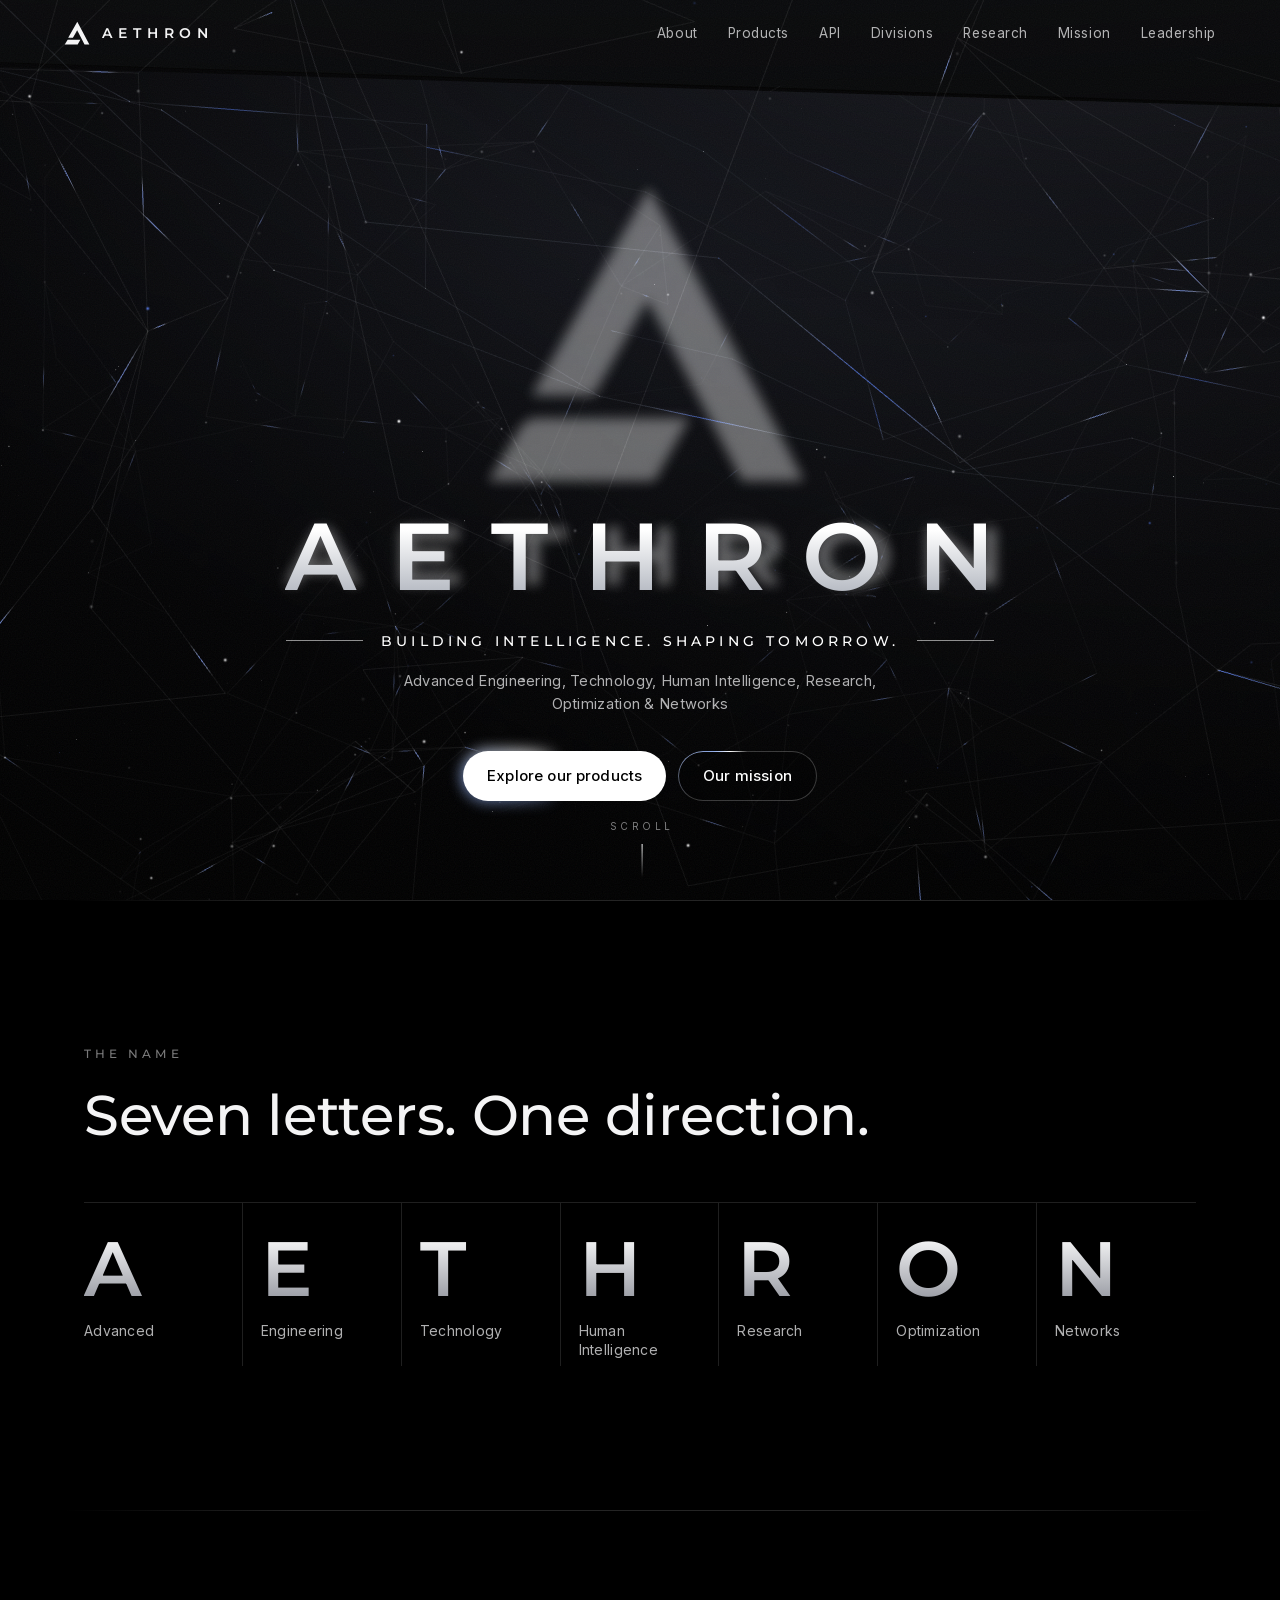
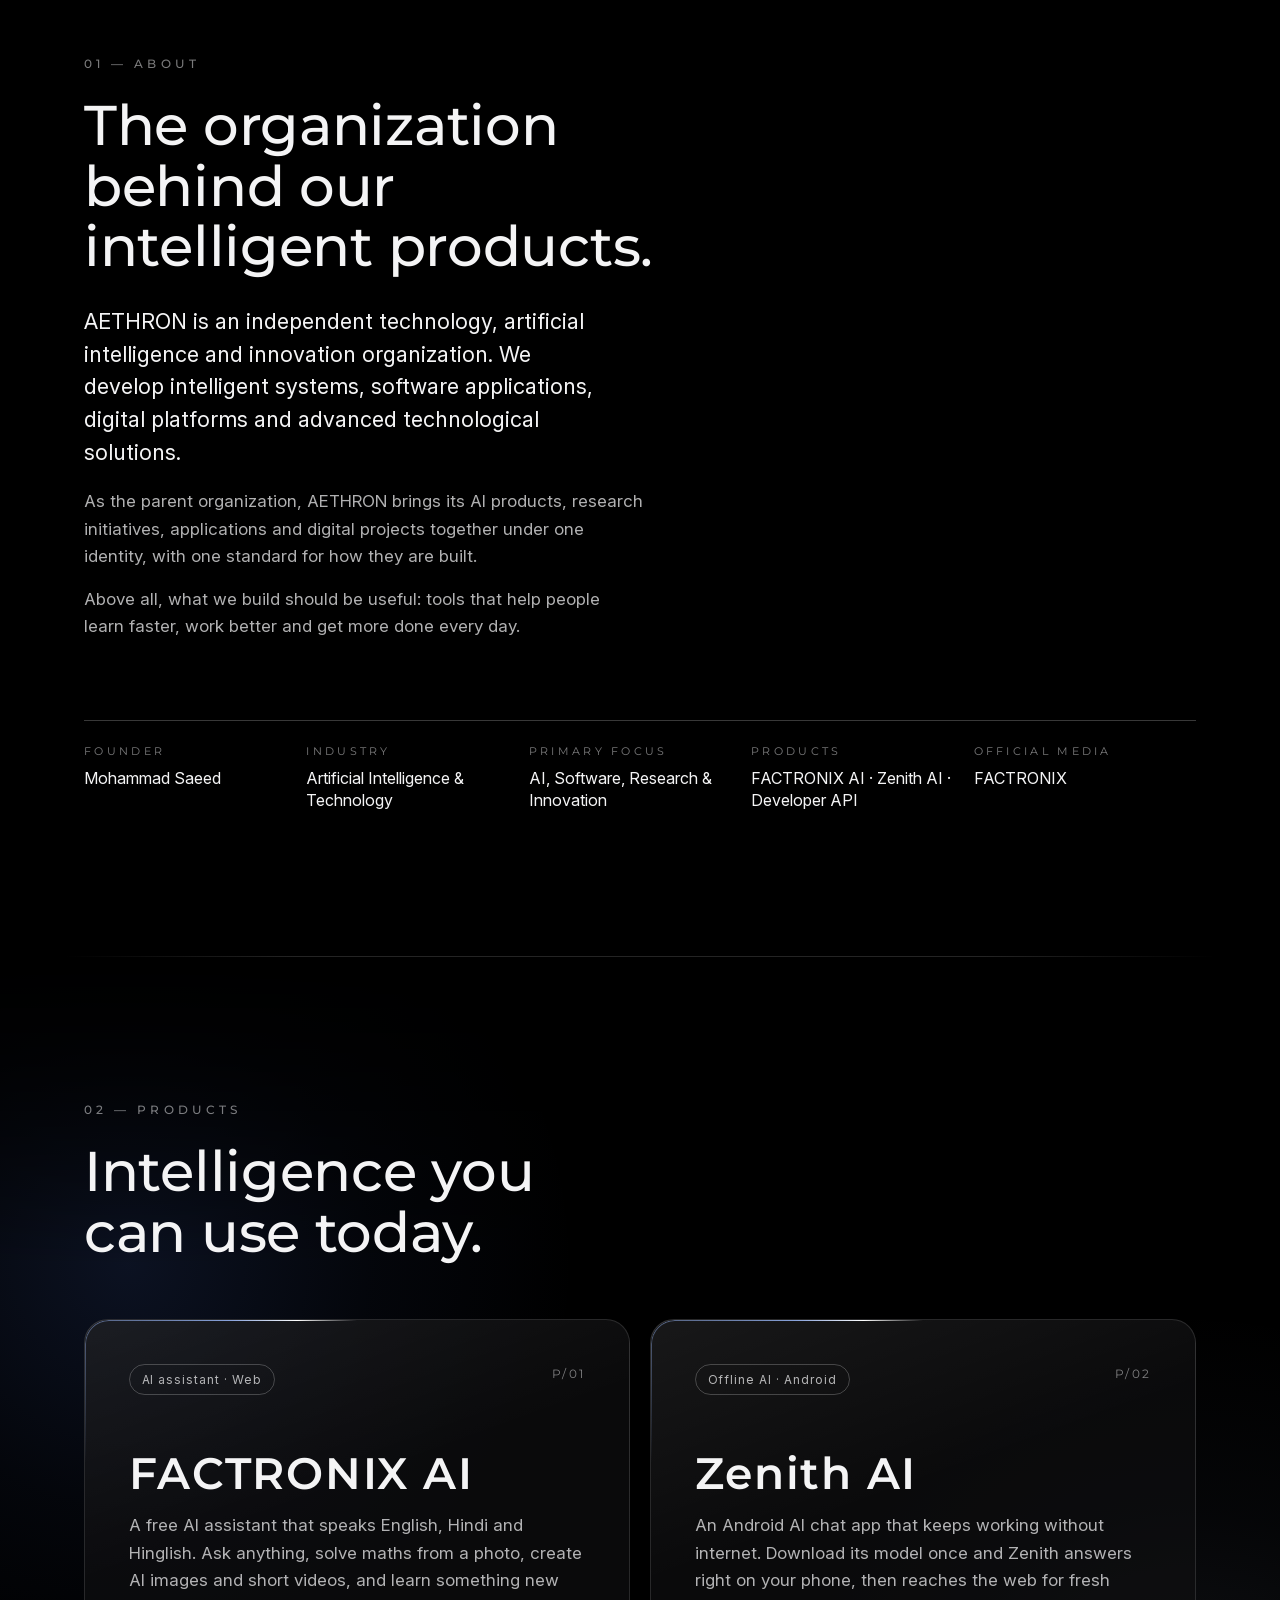
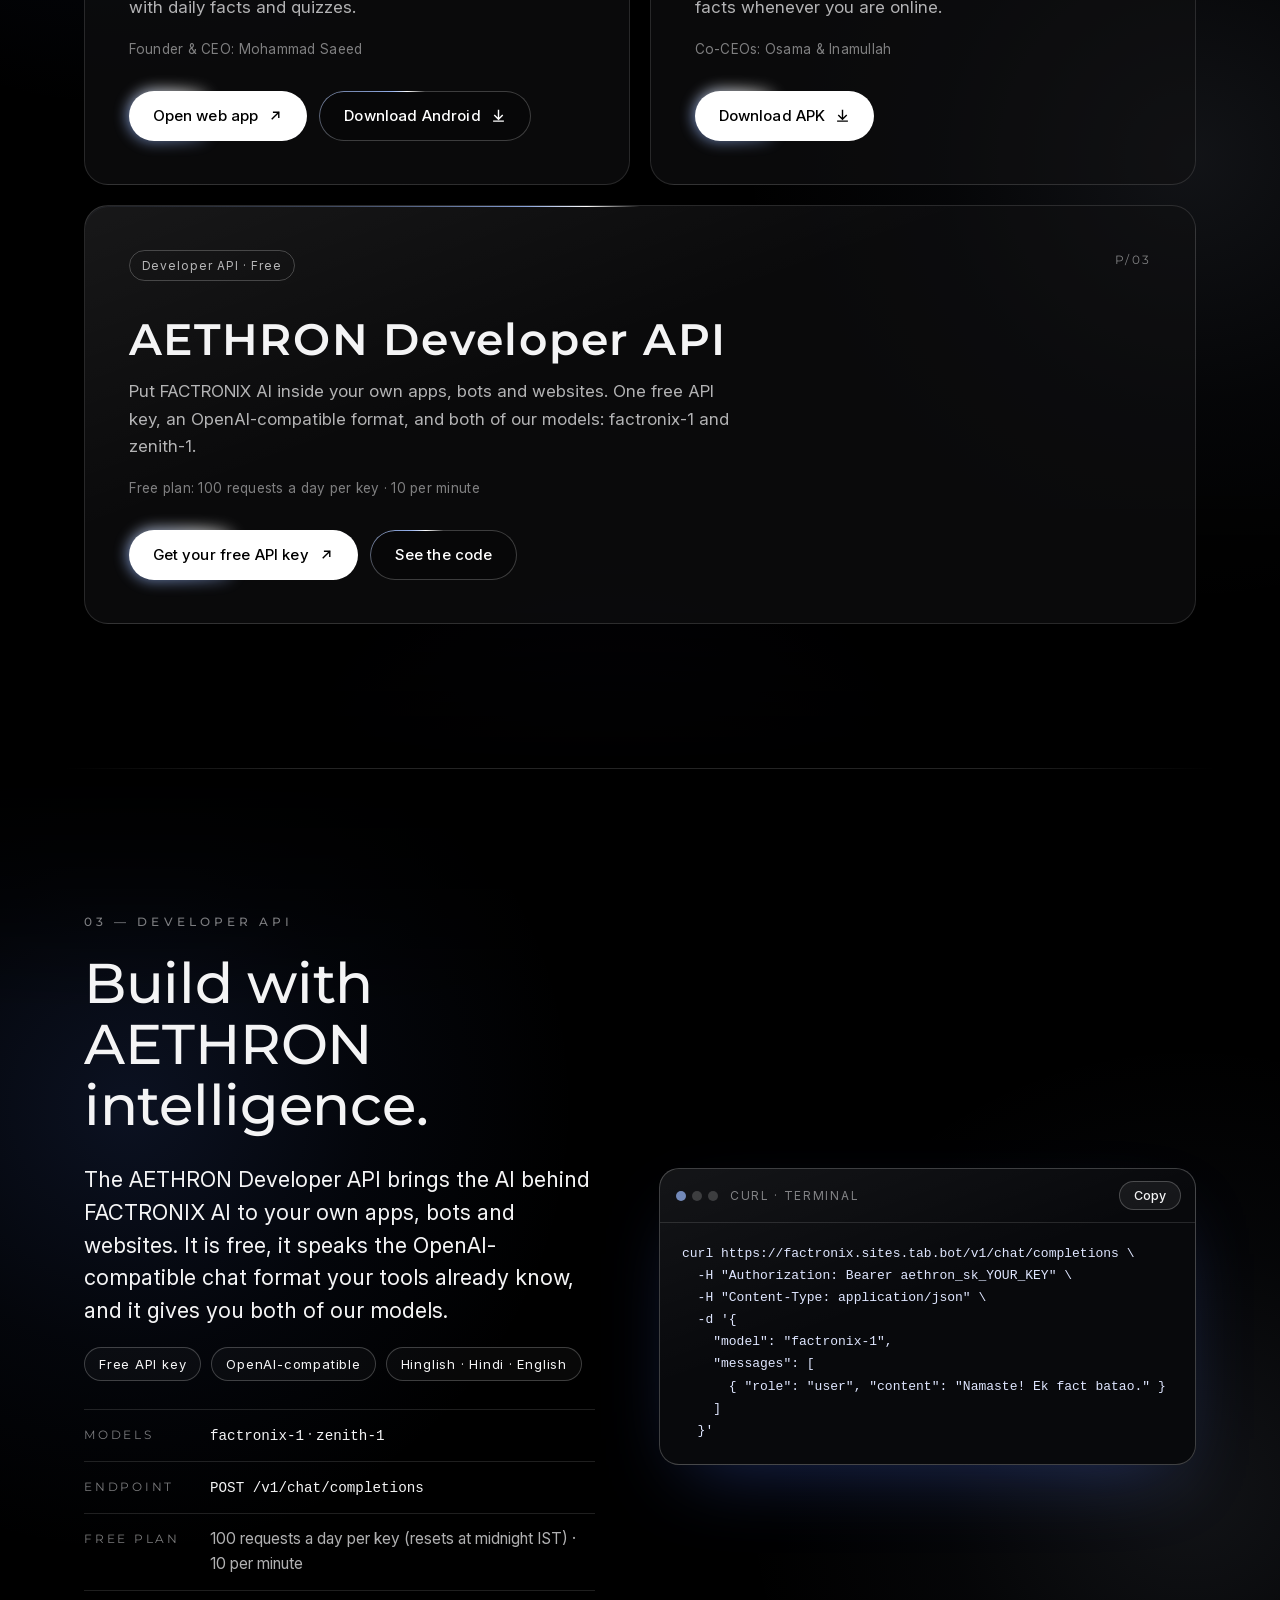
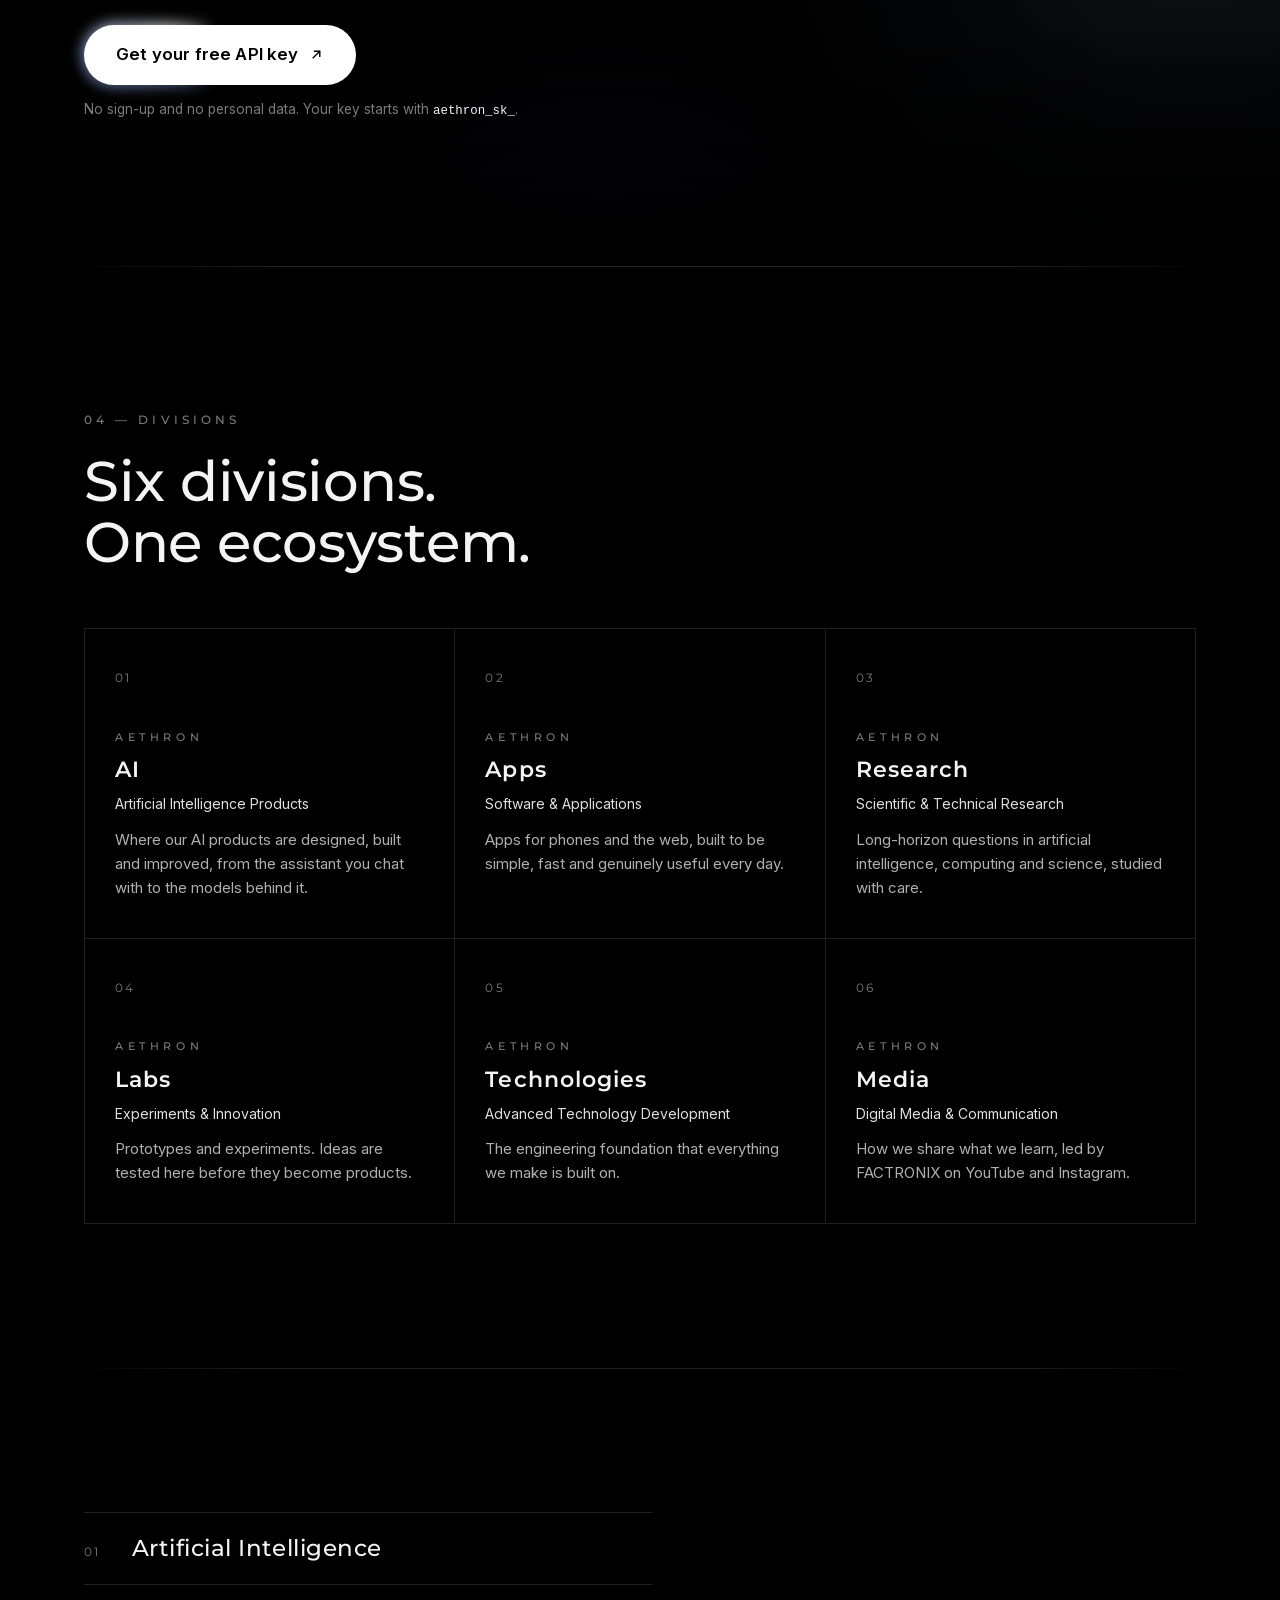
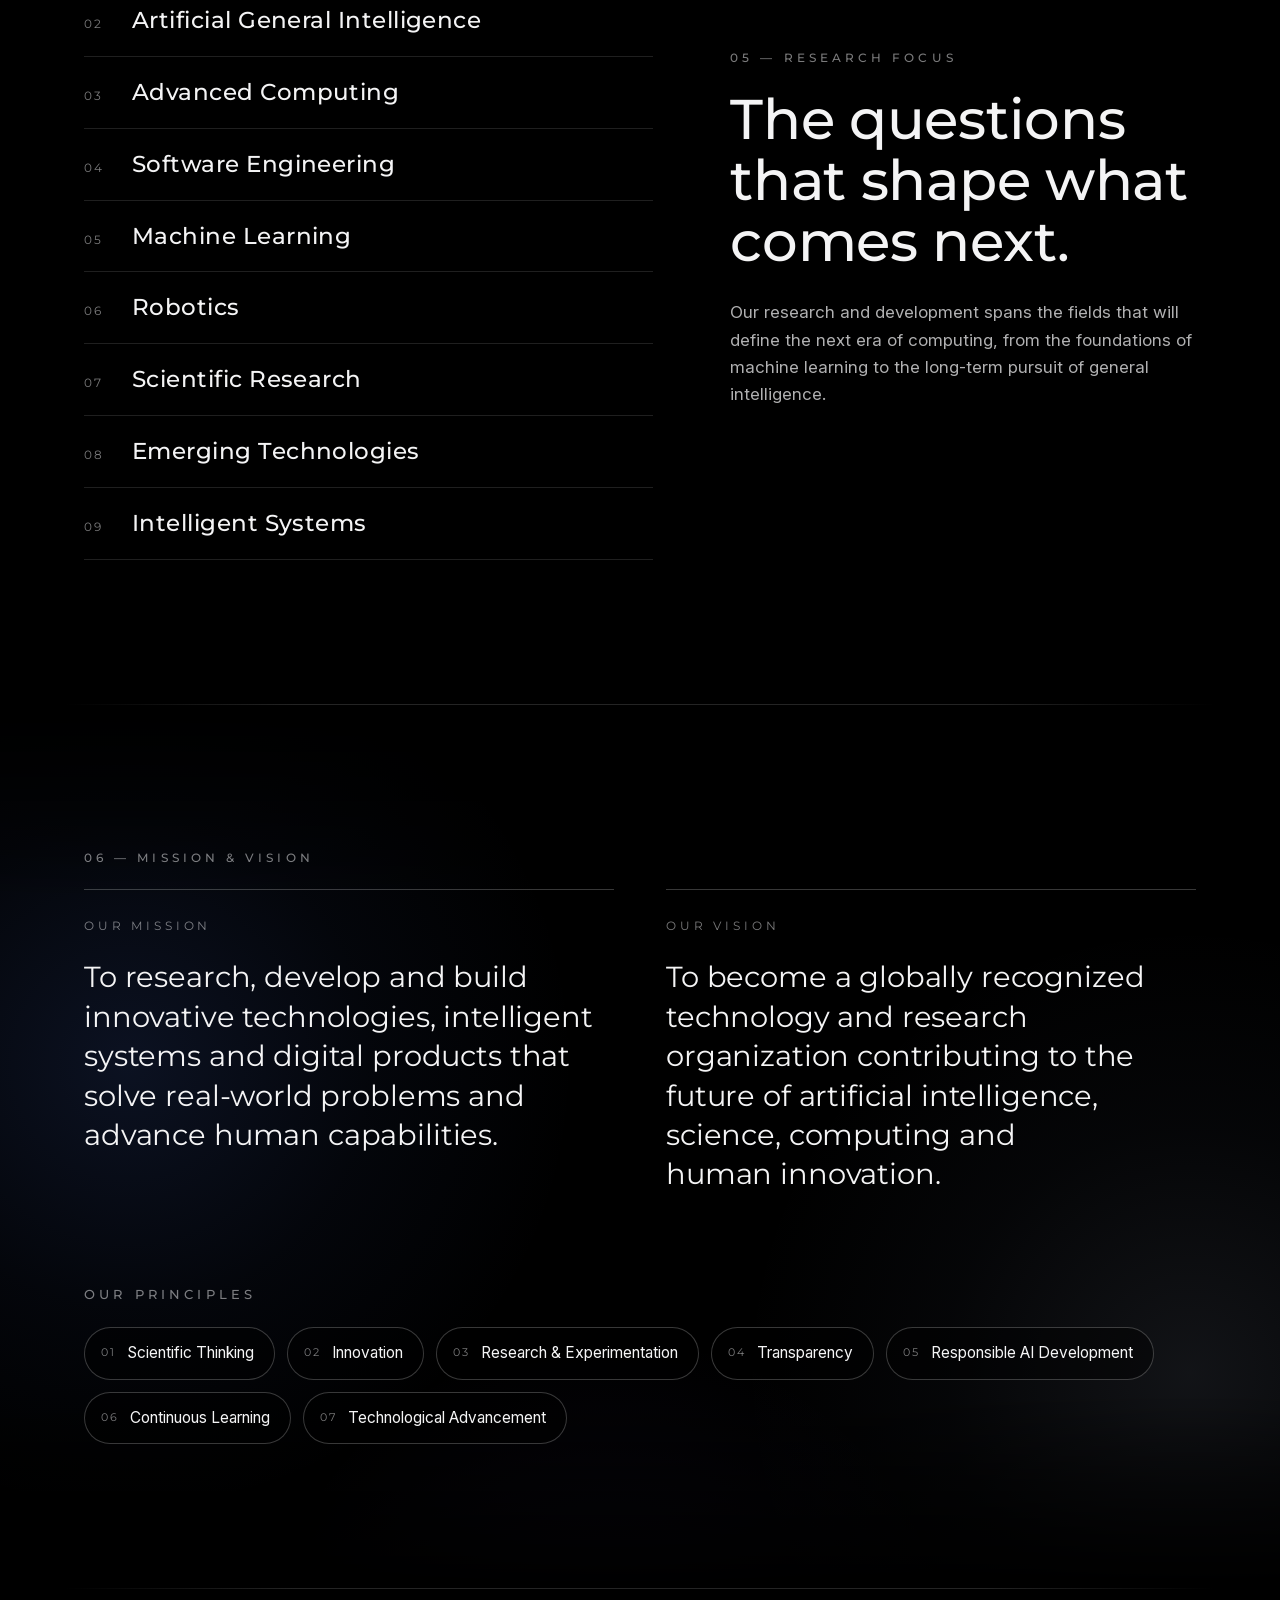
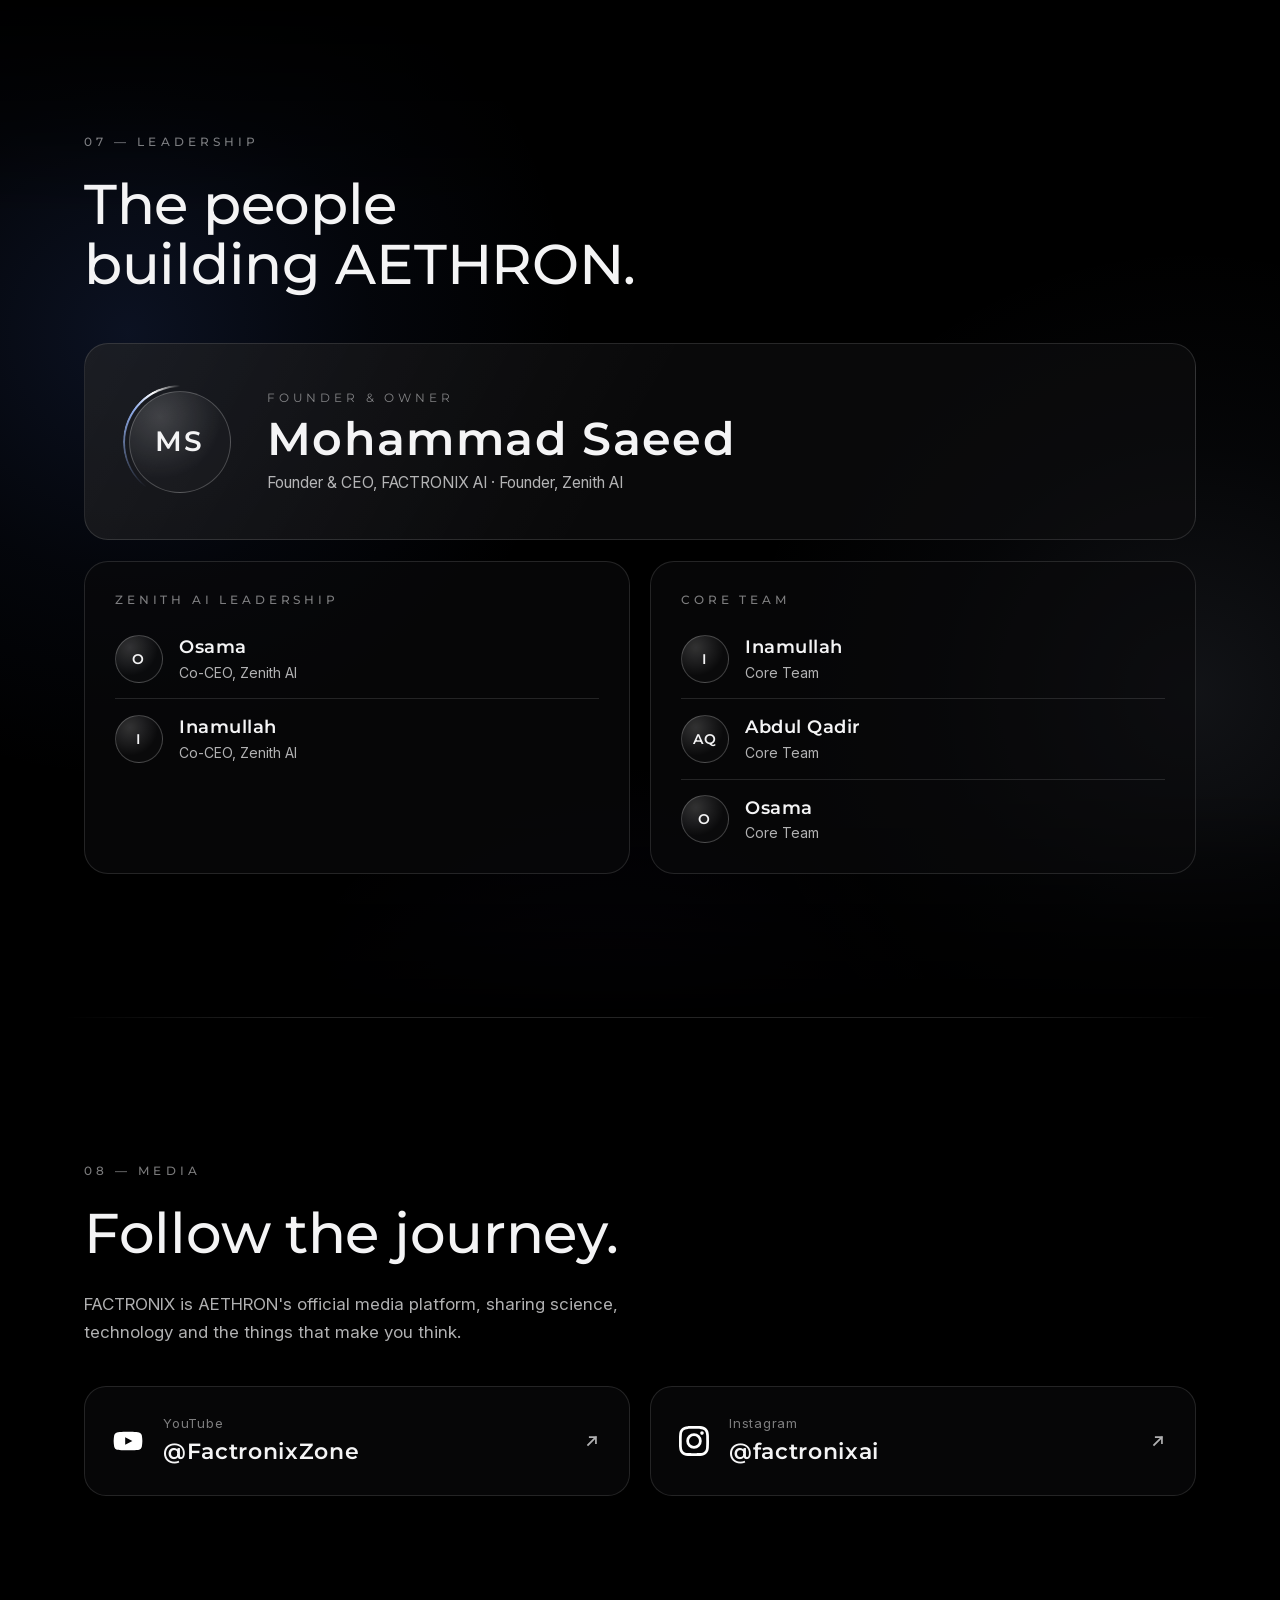
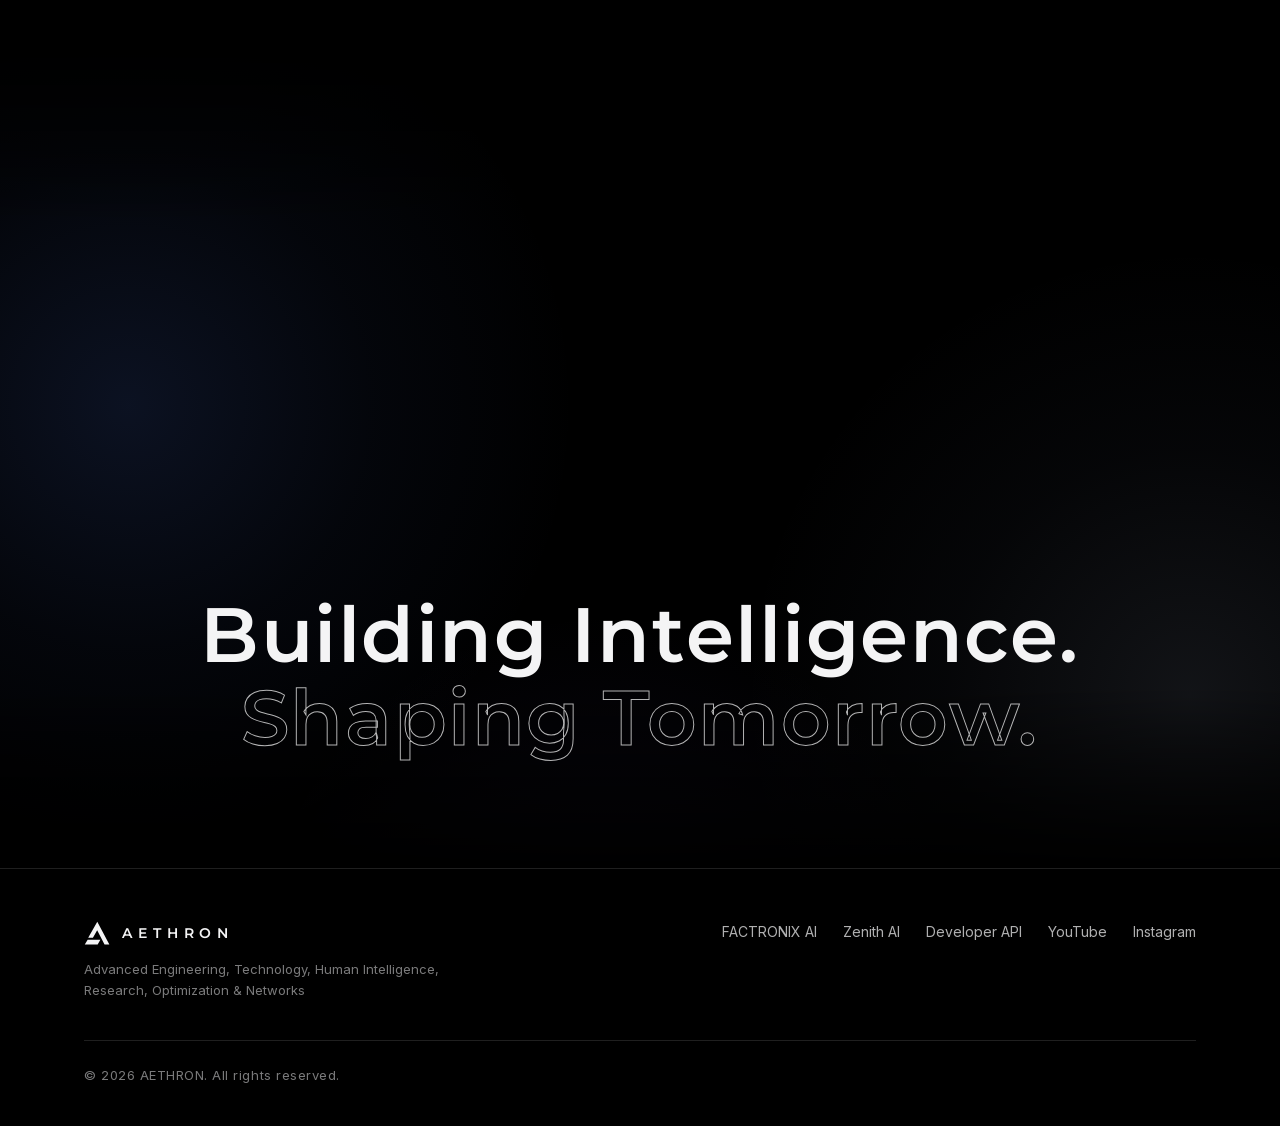
<file: index.html>
<!doctype html>
<html lang="en">
<head>
  <meta charset="utf-8">
  <meta name="google-site-verification" content="Vp_ep18AHLw0hL7B04ujoEWJ22TgpUhic6vh_cKt0qc">
  <meta name="viewport" content="width=device-width, initial-scale=1, viewport-fit=cover">
  <title>AETHRON — Building Intelligence. Shaping Tomorrow.</title>
  <meta name="description" content="AETHRON is an independent technology and AI organization founded by Mohammad Saeed. The parent of FACTRONIX AI and Zenith AI, working across AI, apps, research, labs and media.">
  <link rel="canonical" href="https://aethron.sites.tab.bot/">
  <meta name="theme-color" content="#000000">
  <meta name="color-scheme" content="dark">
  <meta property="og:type" content="website">
  <meta property="og:site_name" content="AETHRON">
  <meta property="og:title" content="AETHRON — Building Intelligence. Shaping Tomorrow.">
  <meta property="og:description" content="An independent technology and AI organization. The parent of FACTRONIX AI and Zenith AI.">
  <meta property="og:url" content="https://aethron.sites.tab.bot/">
  <meta property="og:image" content="https://aethron.sites.tab.bot/og.jpg">
  <meta property="og:image:width" content="1200">
  <meta property="og:image:height" content="630">
  <meta property="og:image:alt" content="The AETHRON logo: a geometric A above the wordmark AETHRON.">
  <meta name="twitter:card" content="summary_large_image">
  <meta name="twitter:title" content="AETHRON — Building Intelligence. Shaping Tomorrow.">
  <meta name="twitter:description" content="An independent technology and AI organization. The parent of FACTRONIX AI and Zenith AI.">
  <meta name="twitter:image" content="https://aethron.sites.tab.bot/og.jpg">
  <link rel="icon" href="favicon.ico" sizes="48x48">
  <link rel="icon" href="favicon.svg" type="image/svg+xml">
  <link rel="apple-touch-icon" href="apple-touch-icon.png">
  <link rel="manifest" href="site.webmanifest">
  <link rel="preload" href="assets/fonts/montserrat-var.woff2" as="font" type="font/woff2" crossorigin>
  <link rel="preload" href="assets/fonts/inter-var.woff2" as="font" type="font/woff2" crossorigin>
  <link rel="stylesheet" href="styles.css">
  <script type="application/ld+json">{"@context": "https://schema.org", "@type": "Organization", "name": "AETHRON", "alternateName": "Advanced Engineering, Technology, Human Intelligence, Research, Optimization & Networks", "url": "https://aethron.sites.tab.bot/", "logo": "https://aethron.sites.tab.bot/assets/icon-512.png", "image": "https://aethron.sites.tab.bot/og.jpg", "slogan": "Building Intelligence. Shaping Tomorrow.", "description": "AETHRON is an independent technology, artificial intelligence and innovation organization and the parent organization of FACTRONIX AI and Zenith AI.", "founder": {"@type": "Person", "name": "Mohammad Saeed", "jobTitle": "Founder & Owner"}, "member": [{"@type": "Person", "name": "Osama"}, {"@type": "Person", "name": "Inamullah"}, {"@type": "Person", "name": "Abdul Qadir"}], "brand": [{"@type": "Brand", "name": "FACTRONIX AI", "url": "https://factronix.sites.tab.bot/"}, {"@type": "Brand", "name": "Zenith AI", "url": "https://factronix.sites.tab.bot/bina-internet-ke-ai"}, {"@type": "Brand", "name": "AETHRON Developer API", "url": "https://factronix.sites.tab.bot/developers"}], "knowsAbout": ["Artificial Intelligence", "Artificial General Intelligence", "Advanced Computing", "Software Engineering", "Machine Learning", "Robotics", "Scientific Research", "Emerging Technologies", "Intelligent Systems"], "sameAs": ["https://www.youtube.com/@FactronixZone", "https://www.instagram.com/factronixai/"]}</script>
</head>
<body>
  <a class="skip" href="#main">Skip to content</a>

  <div class="backdrop" aria-hidden="true">
    <div class="bg-logo" id="bgLogo"><img src="assets/logo-blur.webp" alt="" width="800" height="520" decoding="async" fetchpriority="high"></div>
    <div class="poster" id="poster"><img src="assets/a-still.webp" alt="" width="659" height="640" decoding="async"></div>
    <canvas id="stage" class="stage"></canvas>
    <div class="vignette"></div>
    <div class="grain"></div>
  </div>

  <header class="nav" id="nav">
    <a class="brand" href="#top" aria-label="AETHRON home"><svg class="mark" viewBox="430 338 405 377" aria-hidden="true" focusable="false"><path d="M637,348 825,705 750,705 635,484 569,600 495,600Z M442,705 643,705 685,629 487,629Z"/></svg><span>AETHRON</span></a>
    <nav class="nav-links" aria-label="Sections">
      <a href="#about">About</a>
      <a href="#products">Products</a>
      <a href="#api">API</a>
      <a href="#divisions">Divisions</a>
      <a href="#research">Research</a>
      <a href="#mission">Mission</a>
      <a href="#leadership">Leadership</a>
    </nav>
    <button class="menu-btn" id="menuBtn" aria-expanded="false" aria-controls="menu"><span class="menu-lines" aria-hidden="true"></span><span class="sr">Menu</span></button>
    <div class="progress" id="progress" aria-hidden="true"></div>
  </header>

  <div class="menu" id="menu" hidden>
    <nav aria-label="Menu">
      <a href="#about"><span>01</span>About</a>
      <a href="#products"><span>02</span>Products</a>
      <a href="#api"><span>03</span>API</a>
      <a href="#divisions"><span>04</span>Divisions</a>
      <a href="#research"><span>05</span>Research</a>
      <a href="#mission"><span>06</span>Mission</a>
      <a href="#leadership"><span>07</span>Leadership</a>
      <a href="#media"><span>08</span>Media</a>
    </nav>
  </div>

  <main id="main">
    <section class="hero" id="top" data-scene="hero" aria-labelledby="hero-title">
      <div class="hero-inner">
        <h1 class="wordmark load-in" id="hero-title" style="--d:220ms" aria-label="AETHRON"><span aria-hidden="true">AETHRON</span></h1>
        <p class="tagline load-in" style="--d:380ms"><span class="rule"></span><span>Building Intelligence. Shaping Tomorrow.</span><span class="rule"></span></p>
        <p class="fullform load-in" style="--d:520ms">Advanced Engineering, Technology, Human Intelligence, Research, Optimization &amp; Networks</p>
        <div class="hero-cta load-in" style="--d:660ms">
          <a class="btn btn-solid" href="#products">Explore our products</a>
          <a class="btn btn-ghost" href="#mission">Our mission</a>
        </div>
      </div>
      <a class="scroll-cue" href="#name" aria-label="Scroll to learn more"><span>Scroll</span><i></i></a>
    </section>

    <section class="section name" id="name" data-scene="name" aria-labelledby="name-title">
      <div class="wrap">
        <p class="eyebrow reveal">The name</p>
        <h2 class="h2 reveal" id="name-title">Seven letters. One direction.</h2>
        <ol class="acro" aria-label="What AETHRON stands for">
          <li class="acro-item reveal" style="--d:0ms"><span class="acro-l">A</span><span class="acro-w">Advanced</span></li>
          <li class="acro-item reveal" style="--d:70ms"><span class="acro-l">E</span><span class="acro-w">Engineering</span></li>
          <li class="acro-item reveal" style="--d:140ms"><span class="acro-l">T</span><span class="acro-w">Technology</span></li>
          <li class="acro-item reveal" style="--d:210ms"><span class="acro-l">H</span><span class="acro-w">Human Intelligence</span></li>
          <li class="acro-item reveal" style="--d:280ms"><span class="acro-l">R</span><span class="acro-w">Research</span></li>
          <li class="acro-item reveal" style="--d:350ms"><span class="acro-l">O</span><span class="acro-w">Optimization</span></li>
          <li class="acro-item reveal" style="--d:420ms"><span class="acro-l">N</span><span class="acro-w">Networks</span></li>
        </ol>
      </div>
    </section>

    <section class="section about" id="about" data-scene="about" aria-labelledby="about-title">
      <div class="wrap split">
        <div class="col-text">
          <p class="eyebrow reveal">01 — About</p>
          <h2 class="h2 reveal" id="about-title">The organization behind our intelligent products.</h2>
          <p class="lead reveal">AETHRON is an independent technology, artificial intelligence and innovation organization. We develop intelligent systems, software applications, digital platforms and advanced technological solutions.</p>
          <p class="body reveal">As the parent organization, AETHRON brings its AI products, research initiatives, applications and digital projects together under one identity, with one standard for how they are built.</p>
          <p class="body reveal">Above all, what we build should be useful: tools that help people learn faster, work better and get more done every day.</p>
        </div>
        <div class="about-visual" aria-hidden="true"></div>
      </div>
      <div class="wrap">
      <dl class="facts reveal">
        <div><dt>Founder</dt><dd>Mohammad Saeed</dd></div>
        <div><dt>Industry</dt><dd>Artificial Intelligence &amp; Technology</dd></div>
        <div><dt>Primary focus</dt><dd>AI, Software, Research &amp; Innovation</dd></div>
        <div><dt>Products</dt><dd>FACTRONIX AI · Zenith AI · Developer API</dd></div>
        <div><dt>Official media</dt><dd>FACTRONIX</dd></div>
      </dl>
      </div>
    </section>

    <section class="section products" id="products" data-scene="products" aria-labelledby="products-title">
      <div class="wrap">
        <p class="eyebrow reveal">02 — Products</p>
        <h2 class="h2 reveal" id="products-title">Intelligence you can use today.</h2>
        <div class="prod-grid">
          <article class="prod reveal">
            <div class="prod-top"><span class="tag">AI assistant · Web</span><span class="prod-no">P/01</span></div>
            <h3 class="prod-name">FACTRONIX AI</h3>
            <p class="prod-text">A free AI assistant that speaks English, Hindi and Hinglish. Ask anything, solve maths from a photo, create AI images and short videos, and learn something new with daily facts and quizzes.</p>
            <p class="prod-meta">Founder &amp; CEO: Mohammad Saeed</p>
            <div class="prod-actions">
              <a class="btn btn-solid" href="https://factronix.sites.tab.bot/" target="_blank" rel="noopener">Open web app <svg class="ico" viewBox="0 0 16 16" aria-hidden="true"><path d="M4.5 11.5l7-7M6 4.5h5.5V10" fill="none" stroke="currentColor" stroke-width="1.5" stroke-linecap="square"/></svg></a>
              <a class="btn btn-ghost" href="https://apkpure.com/p/com.factronix.ai" target="_blank" rel="noopener">Download Android <svg class="ico" viewBox="0 0 16 16" aria-hidden="true"><path d="M8 2.5v9M4 8l4 4 4-4M3 14h10" fill="none" stroke="currentColor" stroke-width="1.5" stroke-linecap="square"/></svg></a>
            </div>
          </article>
          <article class="prod reveal" style="--d:120ms">
            <div class="prod-top"><span class="tag">Offline AI · Android</span><span class="prod-no">P/02</span></div>
            <h3 class="prod-name">Zenith AI</h3>
            <p class="prod-text">An Android AI chat app that keeps working without internet. Download its model once and Zenith answers right on your phone, then reaches the web for fresh facts whenever you are online.</p>
            <p class="prod-meta">Co-CEOs: Osama &amp; Inamullah</p>
            <div class="prod-actions">
              <a class="btn btn-solid" href="https://factronix.sites.tab.bot/zenith-ai.apk" download>Download APK <svg class="ico" viewBox="0 0 16 16" aria-hidden="true"><path d="M8 2.5v9M4 8l4 4 4-4M3 14h10" fill="none" stroke="currentColor" stroke-width="1.5" stroke-linecap="square"/></svg></a>
              <!-- store links (APKPure / Uptodown) go here once the listings are live -->
            </div>
          </article>
          <article class="prod prod-wide reveal" style="--d:240ms">
            <div class="prod-top"><span class="tag">Developer API · Free</span><span class="prod-no">P/03</span></div>
            <h3 class="prod-name">AETHRON Developer API</h3>
            <p class="prod-text">Put FACTRONIX AI inside your own apps, bots and websites. One free API key, an OpenAI-compatible format, and both of our models: factronix-1 and zenith-1.</p>
            <p class="prod-meta">Free plan: 100 requests a day per key · 10 per minute</p>
            <div class="prod-actions">
              <a class="btn btn-solid" href="https://factronix.sites.tab.bot/developers" target="_blank" rel="noopener">Get your free API key <svg class="ico" viewBox="0 0 16 16" aria-hidden="true"><path d="M4.5 11.5l7-7M6 4.5h5.5V10" fill="none" stroke="currentColor" stroke-width="1.5" stroke-linecap="square"/></svg></a>
              <a class="btn btn-ghost" href="#api">See the code</a>
            </div>
          </article>
        </div>
      </div>
    </section>

    <section class="section api" id="api" aria-labelledby="api-title">
      <div class="wrap api-split">
        <div class="api-copy">
          <p class="eyebrow reveal">03 — Developer API</p>
          <h2 class="h2 reveal" id="api-title">Build with AETHRON intelligence.</h2>
          <p class="lead reveal">The AETHRON Developer API brings the AI behind FACTRONIX AI to your own apps, bots and websites. It is free, it speaks the OpenAI-compatible chat format your tools already know, and it gives you both of our models.</p>
          <ul class="api-pills reveal" aria-label="API at a glance">
            <li>Free API key</li><li>OpenAI-compatible</li><li>Hinglish · Hindi · English</li>
          </ul>
          <dl class="api-facts reveal">
            <div><dt>Models</dt><dd><code>factronix-1</code> · <code>zenith-1</code></dd></div>
            <div><dt>Endpoint</dt><dd><code>POST /v1/chat/completions</code></dd></div>
            <div><dt>Free plan</dt><dd>100 requests a day per key (resets at midnight IST) · 10 per minute</dd></div>
          </dl>
          <div class="api-cta reveal">
            <a class="btn btn-solid btn-xl" href="https://factronix.sites.tab.bot/developers" target="_blank" rel="noopener">Get your free API key <svg class="ico" viewBox="0 0 16 16" aria-hidden="true"><path d="M4.5 11.5l7-7M6 4.5h5.5V10" fill="none" stroke="currentColor" stroke-width="1.5" stroke-linecap="square"/></svg></a>
            <p class="api-note">No sign-up and no personal data. Your key starts with <code>aethron_sk_</code>.</p>
          </div>
        </div>
        <figure class="api-code reveal" style="--d:120ms">
          <div class="api-code-bar"><span class="dots" aria-hidden="true"><i></i><i></i><i></i></span><figcaption>curl · Terminal</figcaption><button class="api-copy-btn" type="button" data-copy="api-curl">Copy</button></div>
          <pre tabindex="0" aria-label="Example request with curl"><code id="api-curl">curl https://factronix.sites.tab.bot/v1/chat/completions \
  -H "Authorization: Bearer aethron_sk_YOUR_KEY" \
  -H "Content-Type: application/json" \
  -d '{
    "model": "factronix-1",
    "messages": [
      { "role": "user", "content": "Namaste! Ek fact batao." }
    ]
  }'</code></pre>
        </figure>
      </div>
    </section>

    <section class="section divisions" id="divisions" data-scene="divisions" aria-labelledby="divisions-title">
      <div class="wrap">
        <p class="eyebrow reveal">04 — Divisions</p>
        <h2 class="h2 reveal" id="divisions-title">Six divisions. One ecosystem.</h2>
        <div class="div-grid">
          <article class="div-card reveal" style="--d:0ms">
            <span class="div-idx">01</span>
            <h3 class="div-name"><span class="div-pre">AETHRON</span> AI</h3>
            <p class="div-sub">Artificial Intelligence Products</p>
            <p class="div-text">Where our AI products are designed, built and improved, from the assistant you chat with to the models behind it.</p>
          </article>
          <article class="div-card reveal" style="--d:80ms">
            <span class="div-idx">02</span>
            <h3 class="div-name"><span class="div-pre">AETHRON</span> Apps</h3>
            <p class="div-sub">Software & Applications</p>
            <p class="div-text">Apps for phones and the web, built to be simple, fast and genuinely useful every day.</p>
          </article>
          <article class="div-card reveal" style="--d:160ms">
            <span class="div-idx">03</span>
            <h3 class="div-name"><span class="div-pre">AETHRON</span> Research</h3>
            <p class="div-sub">Scientific & Technical Research</p>
            <p class="div-text">Long-horizon questions in artificial intelligence, computing and science, studied with care.</p>
          </article>
          <article class="div-card reveal" style="--d:0ms">
            <span class="div-idx">04</span>
            <h3 class="div-name"><span class="div-pre">AETHRON</span> Labs</h3>
            <p class="div-sub">Experiments & Innovation</p>
            <p class="div-text">Prototypes and experiments. Ideas are tested here before they become products.</p>
          </article>
          <article class="div-card reveal" style="--d:80ms">
            <span class="div-idx">05</span>
            <h3 class="div-name"><span class="div-pre">AETHRON</span> Technologies</h3>
            <p class="div-sub">Advanced Technology Development</p>
            <p class="div-text">The engineering foundation that everything we make is built on.</p>
          </article>
          <article class="div-card reveal" style="--d:160ms">
            <span class="div-idx">06</span>
            <h3 class="div-name"><span class="div-pre">AETHRON</span> Media</h3>
            <p class="div-sub">Digital Media & Communication</p>
            <p class="div-text">How we share what we learn, led by FACTRONIX on YouTube and Instagram.</p>
          </article>
        </div>
      </div>
    </section>

    <section class="section research" id="research" data-scene="research" aria-labelledby="research-title">
      <div class="wrap split split-rev">
        <div class="col-text">
          <p class="eyebrow reveal">05 — Research focus</p>
          <h2 class="h2 reveal" id="research-title">The questions that shape what comes next.</h2>
          <p class="body reveal">Our research and development spans the fields that will define the next era of computing, from the foundations of machine learning to the long-term pursuit of general intelligence.</p>
        </div>
        <ol class="res-list">
          <li class="res-item reveal" style="--d:0ms"><span class="res-idx">01</span><span class="res-name">Artificial Intelligence</span></li>
          <li class="res-item reveal" style="--d:70ms"><span class="res-idx">02</span><span class="res-name">Artificial General Intelligence</span></li>
          <li class="res-item reveal" style="--d:140ms"><span class="res-idx">03</span><span class="res-name">Advanced Computing</span></li>
          <li class="res-item reveal" style="--d:0ms"><span class="res-idx">04</span><span class="res-name">Software Engineering</span></li>
          <li class="res-item reveal" style="--d:70ms"><span class="res-idx">05</span><span class="res-name">Machine Learning</span></li>
          <li class="res-item reveal" style="--d:140ms"><span class="res-idx">06</span><span class="res-name">Robotics</span></li>
          <li class="res-item reveal" style="--d:0ms"><span class="res-idx">07</span><span class="res-name">Scientific Research</span></li>
          <li class="res-item reveal" style="--d:70ms"><span class="res-idx">08</span><span class="res-name">Emerging Technologies</span></li>
          <li class="res-item reveal" style="--d:140ms"><span class="res-idx">09</span><span class="res-name">Intelligent Systems</span></li>
        </ol>
      </div>
    </section>

    <section class="section mission" id="mission" data-scene="mission" aria-labelledby="mission-title">
      <div class="wrap">
        <p class="eyebrow reveal">06 — Mission &amp; vision</p>
        <h2 class="sr" id="mission-title">Mission, vision and principles</h2>
        <div class="mv">
          <figure class="mv-block reveal">
            <figcaption>Our mission</figcaption>
            <blockquote>To research, develop and build innovative technologies, intelligent systems and digital products that solve real-world problems and advance human capabilities.</blockquote>
          </figure>
          <figure class="mv-block reveal" style="--d:120ms">
            <figcaption>Our vision</figcaption>
            <blockquote>To become a globally recognized technology and research organization contributing to the future of artificial intelligence, science, computing and human innovation.</blockquote>
          </figure>
        </div>
        <div class="principles">
          <h3 class="h3 reveal">Our principles</h3>
          <ol class="pr-list">
            <li class="reveal" style="--d:0ms"><span class="pr-idx">01</span>Scientific Thinking</li>
            <li class="reveal" style="--d:60ms"><span class="pr-idx">02</span>Innovation</li>
            <li class="reveal" style="--d:120ms"><span class="pr-idx">03</span>Research & Experimentation</li>
            <li class="reveal" style="--d:180ms"><span class="pr-idx">04</span>Transparency</li>
            <li class="reveal" style="--d:240ms"><span class="pr-idx">05</span>Responsible AI Development</li>
            <li class="reveal" style="--d:300ms"><span class="pr-idx">06</span>Continuous Learning</li>
            <li class="reveal" style="--d:360ms"><span class="pr-idx">07</span>Technological Advancement</li>
          </ol>
        </div>
      </div>
    </section>

    <section class="section leadership" id="leadership" data-scene="leadership" aria-labelledby="leadership-title">
      <div class="wrap">
        <p class="eyebrow reveal">07 — Leadership</p>
        <h2 class="h2 reveal" id="leadership-title">The people building AETHRON.</h2>
        <div class="founder reveal">
          <span class="mono" aria-hidden="true">MS</span>
          <div>
            <p class="role">Founder &amp; Owner</p>
            <h3 class="person">Mohammad Saeed</h3>
            <p class="role-sub">Founder &amp; CEO, FACTRONIX AI · Founder, Zenith AI</p>
          </div>
        </div>
        <div class="team-groups">
          <div class="team-group reveal">
            <h3 class="group-title">Zenith AI leadership</h3>
            <ul class="people">
              <li><span class="mono sm" aria-hidden="true">O</span><span><strong>Osama</strong><em>Co-CEO, Zenith AI</em></span></li>
              <li><span class="mono sm" aria-hidden="true">I</span><span><strong>Inamullah</strong><em>Co-CEO, Zenith AI</em></span></li>
            </ul>
          </div>
          <div class="team-group reveal" style="--d:120ms">
            <h3 class="group-title">Core team</h3>
            <ul class="people">
              <li><span class="mono sm" aria-hidden="true">I</span><span><strong>Inamullah</strong><em>Core Team</em></span></li>
              <li><span class="mono sm" aria-hidden="true">AQ</span><span><strong>Abdul Qadir</strong><em>Core Team</em></span></li>
              <li><span class="mono sm" aria-hidden="true">O</span><span><strong>Osama</strong><em>Core Team</em></span></li>
            </ul>
          </div>
        </div>
      </div>
    </section>

    <section class="section media" id="media" data-scene="media" aria-labelledby="media-title">
      <div class="wrap">
        <p class="eyebrow reveal">08 — Media</p>
        <h2 class="h2 reveal" id="media-title">Follow the journey.</h2>
        <p class="body reveal">FACTRONIX is AETHRON's official media platform, sharing science, technology and the things that make you think.</p>
        <div class="media-grid">
          <a class="media-card reveal" href="https://www.youtube.com/@FactronixZone" target="_blank" rel="noopener">
            <svg class="media-ico" viewBox="0 0 24 24" aria-hidden="true"><path d="M23 7.2a3 3 0 0 0-2.1-2.1C19 4.6 12 4.6 12 4.6s-7 0-8.9.5A3 3 0 0 0 1 7.2 31 31 0 0 0 .5 12 31 31 0 0 0 1 16.8a3 3 0 0 0 2.1 2.1c1.9.5 8.9.5 8.9.5s7 0 8.9-.5a3 3 0 0 0 2.1-2.1 31 31 0 0 0 .5-4.8 31 31 0 0 0-.5-4.8zM9.75 15.02V8.98L15.5 12l-5.75 3.02z"/></svg>
            <span class="media-txt"><span class="media-pl">YouTube</span><span class="media-h">@FactronixZone</span></span>
            <svg class="ico" viewBox="0 0 16 16" aria-hidden="true"><path d="M4.5 11.5l7-7M6 4.5h5.5V10" fill="none" stroke="currentColor" stroke-width="1.5" stroke-linecap="square"/></svg>
          </a>
          <a class="media-card reveal" style="--d:100ms" href="https://www.instagram.com/factronixai/" target="_blank" rel="noopener">
            <svg class="media-ico" viewBox="0 0 24 24" aria-hidden="true"><path d="M12 2.2c3.2 0 3.6 0 4.8.1 3.3.1 4.8 1.7 4.9 4.9.1 1.3.1 1.6.1 4.8s0 3.6-.1 4.8c-.1 3.2-1.7 4.8-4.9 4.9-1.3.1-1.6.1-4.8.1s-3.6 0-4.8-.1c-3.3-.1-4.8-1.7-4.9-4.9C2.2 15.6 2.2 15.2 2.2 12s0-3.6.1-4.8C2.4 3.9 3.9 2.4 7.2 2.3 8.4 2.2 8.8 2.2 12 2.2zM12 0C8.7 0 8.3 0 7.1.1 2.7.3.3 2.7.1 7.1 0 8.3 0 8.7 0 12s0 3.7.1 4.9c.2 4.4 2.6 6.8 7 7 1.2.1 1.6.1 4.9.1s3.7 0 4.9-.1c4.4-.2 6.8-2.6 7-7 .1-1.2.1-1.6.1-4.9s0-3.7-.1-4.9c-.2-4.4-2.6-6.8-7-7C15.7 0 15.3 0 12 0zm0 5.8a6.2 6.2 0 1 0 0 12.4 6.2 6.2 0 0 0 0-12.4zM12 16a4 4 0 1 1 0-8 4 4 0 0 1 0 8zm6.4-11.8a1.4 1.4 0 1 0 0 2.9 1.4 1.4 0 0 0 0-2.9z"/></svg>
            <span class="media-txt"><span class="media-pl">Instagram</span><span class="media-h">@factronixai</span></span>
            <svg class="ico" viewBox="0 0 16 16" aria-hidden="true"><path d="M4.5 11.5l7-7M6 4.5h5.5V10" fill="none" stroke="currentColor" stroke-width="1.5" stroke-linecap="square"/></svg>
          </a>
        </div>
      </div>
    </section>

    <section class="outro" id="outro" data-scene="outro" aria-label="AETHRON">
      <div class="outro-inner">
        <p class="outro-line reveal">Building Intelligence.</p>
        <p class="outro-line dim reveal" style="--d:140ms">Shaping Tomorrow.</p>
      </div>
    </section>
  </main>

  <footer class="footer">
    <div class="wrap foot">
      <div class="foot-brand">
        <a class="brand" href="#top" aria-label="Back to top"><svg class="mark" viewBox="430 338 405 377" aria-hidden="true" focusable="false"><path d="M637,348 825,705 750,705 635,484 569,600 495,600Z M442,705 643,705 685,629 487,629Z"/></svg><span>AETHRON</span></a>
        <p class="foot-full">Advanced Engineering, Technology, Human Intelligence, Research, Optimization &amp; Networks</p>
      </div>
      <nav class="foot-links" aria-label="Footer">
        <a href="https://factronix.sites.tab.bot" target="_blank" rel="noopener">FACTRONIX AI</a>
        <a href="https://factronix.sites.tab.bot/bina-internet-ke-ai#zenith-download" target="_blank" rel="noopener">Zenith AI</a>
        <a href="https://factronix.sites.tab.bot/developers" target="_blank" rel="noopener">Developer API</a>
        <a href="https://www.youtube.com/@FactronixZone" target="_blank" rel="noopener">YouTube</a>
        <a href="https://www.instagram.com/factronixai/" target="_blank" rel="noopener">Instagram</a>
      </nav>
      <p class="copy">© <span id="year">2026</span> AETHRON. All rights reserved.</p>
    </div>
  </footer>

  <script src="main.js" type="module"></script>
</body>
</html>
</file>
<file: styles.css>
@font-face{font-family:"Montserrat";src:url(assets/fonts/montserrat-var.woff2) format("woff2");font-weight:100 900;font-display:swap}
@font-face{font-family:"Inter";src:url(assets/fonts/inter-var.woff2) format("woff2");font-weight:100 900;font-display:swap}
:root{
  --bg:#000;--fg:#f4f4f5;--fg2:rgba(244,244,245,.72);--fg3:rgba(244,244,245,.5);
  --line:rgba(255,255,255,.12);--line2:rgba(255,255,255,.22);--card:rgba(10,10,12,.62);
  --accent:#9dbcff;
  --disp:"Montserrat",ui-sans-serif,system-ui,sans-serif;
  --sans:"Inter",ui-sans-serif,system-ui,-apple-system,"Segoe UI",Roboto,sans-serif;
  --pad:clamp(20px,5vw,72px);--max:1240px;
  --ease:cubic-bezier(.2,.7,.1,1);
}
*,*::before,*::after{box-sizing:border-box}
html{-webkit-text-size-adjust:100%;scroll-behavior:smooth;scroll-padding-top:72px;background:#000}
body{margin:0;background:transparent;color:var(--fg);font-family:var(--sans);font-size:17px;line-height:1.6;-webkit-font-smoothing:antialiased;-moz-osx-font-smoothing:grayscale;overflow-x:hidden;text-rendering:optimizeLegibility}
img,svg{display:block}
a{color:inherit}
::selection{background:#fff;color:#000}
:focus-visible{outline:2px solid var(--accent);outline-offset:3px;border-radius:4px}
.sr{position:absolute!important;width:1px;height:1px;padding:0;margin:-1px;overflow:hidden;clip:rect(0 0 0 0);white-space:nowrap;border:0}
.skip{position:fixed;left:16px;top:-60px;z-index:100;background:#fff;color:#000;padding:10px 16px;border-radius:8px;font-weight:600;text-decoration:none;transition:top .2s}
.skip:focus{top:12px}
.mark{fill:currentColor}

/* ---------- backdrop: blurred logo, 3D stage, poster ---------- */
.backdrop{position:fixed;inset:0;height:100vh;height:100lvh;z-index:0;pointer-events:none;overflow:hidden;background:radial-gradient(120% 80% at 50% 30%,#0b0c10 0%,#030304 55%,#000 100%)}
.bg-logo{position:absolute;left:var(--bx,calc(50% - 560px));top:var(--by,6vh);width:var(--bw,1120px);will-change:transform,opacity;opacity:.38;transform-origin:50% 35%}
.bg-logo img{width:100%;height:auto}
.stage{position:absolute;inset:0;width:100%;height:100%;opacity:0;transition:opacity 1.6s var(--ease)}
.stage.on{opacity:1}
.poster{position:absolute;left:50%;top:38%;width:min(38vw,300px);transform:translate(-50%,-50%);color:#fff;opacity:.95;transition:opacity 1.2s var(--ease)}
.poster img{width:100%;height:auto}
.poster.off{opacity:0}
.vignette{position:absolute;inset:0;background:radial-gradient(130% 95% at 50% 40%,transparent 55%,rgba(0,0,0,.75) 100%)}
.grain{position:absolute;inset:-50%;opacity:.05;background-image:url("data:image/svg+xml,%3Csvg xmlns='http://www.w3.org/2000/svg' width='160' height='160'%3E%3Cfilter id='n'%3E%3CfeTurbulence type='fractalNoise' baseFrequency='.85' numOctaves='2' stitchTiles='stitch'/%3E%3C/filter%3E%3Crect width='100%25' height='100%25' filter='url(%23n)'/%3E%3C/svg%3E")}

/* ---------- nav ---------- */
.nav{position:fixed;top:0;left:0;right:0;z-index:20;display:flex;align-items:center;gap:24px;height:68px;padding:0 var(--pad);padding-top:env(safe-area-inset-top);transition:background .4s,border-color .4s;border-bottom:1px solid transparent}
.nav.scrolled{background:rgba(0,0,0,.72);border-color:var(--line)}
@supports (backdrop-filter:blur(1px)){@media (min-width:900px){.nav.scrolled{background:rgba(0,0,0,.5);backdrop-filter:blur(14px) saturate(1.2);-webkit-backdrop-filter:blur(14px) saturate(1.2)}}}
.brand{display:flex;align-items:center;gap:12px;text-decoration:none;font-family:var(--disp);font-weight:600;letter-spacing:.42em;font-size:14px}
.brand .mark{width:26px;height:auto}
.brand span{margin-right:-.42em}
.nav-links{display:flex;gap:30px;margin-left:auto}
.nav-links a{font-size:13.5px;letter-spacing:.04em;color:var(--fg2);text-decoration:none;transition:color .2s;position:relative}
.nav-links a::after{content:"";position:absolute;left:0;right:0;bottom:-6px;height:1px;background:#fff;transform:scaleX(0);transform-origin:left;transition:transform .35s var(--ease)}
.nav-links a:hover{color:#fff}.nav-links a:hover::after{transform:scaleX(1)}
.menu-btn{display:none;margin-left:auto;width:44px;height:44px;border:0;background:transparent;color:#fff;cursor:pointer;position:relative;z-index:31}
.menu-lines,.menu-lines::before{position:absolute;left:11px;right:11px;height:1.5px;background:currentColor;transition:transform .35s var(--ease),top .35s var(--ease)}
.menu-lines{top:18px}.menu-lines::before{content:"";left:0;right:0;top:7px}
.menu-btn[aria-expanded="true"] .menu-lines{top:21px;transform:rotate(45deg)}
.menu-btn[aria-expanded="true"] .menu-lines::before{top:0;transform:rotate(-90deg)}
.progress{position:absolute;left:0;bottom:-1px;height:1px;width:100%;background:linear-gradient(90deg,rgba(255,255,255,.2),#fff);transform:scaleX(0);transform-origin:left}
.menu{position:fixed;inset:0;z-index:19;background:rgba(0,0,0,.94);display:flex;align-items:center;padding:96px var(--pad) 40px;opacity:0;transition:opacity .35s}
.menu.open{opacity:1}
.menu[hidden]{display:none}
.menu nav{display:flex;flex-direction:column;gap:6px;width:100%}
.menu a{font-family:var(--disp);font-size:clamp(28px,8vw,44px);font-weight:500;letter-spacing:.06em;text-decoration:none;padding:8px 0;border-bottom:1px solid var(--line);display:flex;align-items:baseline;gap:18px}
.menu a span{font-size:12px;color:var(--fg3);letter-spacing:.2em}

/* ---------- type ---------- */
main,.footer{position:relative;z-index:2}
.wrap{max-width:var(--max);margin:0 auto;padding:0 var(--pad)}
.eyebrow{font-family:var(--disp);font-size:12px;font-weight:500;letter-spacing:.34em;text-transform:uppercase;color:var(--fg3);margin:0 0 22px}
.h2{font-family:var(--disp);font-weight:500;font-size:clamp(30px,4.4vw,60px);line-height:1.08;letter-spacing:-.005em;margin:0 0 28px;max-width:17ch;text-wrap:balance}
.h3{font-family:var(--disp);font-weight:500;font-size:13px;letter-spacing:.32em;text-transform:uppercase;color:var(--fg3);margin:0 0 22px}
.lead{font-size:clamp(19px,1.7vw,23px);line-height:1.5;color:var(--fg);margin:0 0 20px;max-width:40ch}
.body{color:var(--fg2);margin:0 0 16px;max-width:56ch}

/* ---------- buttons ---------- */
.btn{display:inline-flex;align-items:center;gap:10px;height:50px;padding:0 24px;border-radius:999px;font-size:15px;font-weight:500;letter-spacing:.01em;text-decoration:none;transition:background .25s,color .25s,border-color .25s,transform .25s var(--ease)}
.btn .ico{width:15px;height:15px}
.btn-solid{background:#fff;color:#000}
.btn-solid:hover{background:#d9e4ff;transform:translateY(-1px)}
.btn-ghost{border:1px solid var(--line2);color:#fff;background:rgba(0,0,0,.25)}
.btn-ghost:hover{border-color:#fff;background:rgba(255,255,255,.06)}

/* ---------- hero ---------- */
.hero{position:relative;min-height:100vh;min-height:100svh;display:flex;align-items:flex-end;justify-content:center;text-align:center;padding:0 var(--pad) clamp(76px,11vh,128px)}
.hero-inner{max-width:1100px;display:flex;flex-direction:column;align-items:center}
.hero-eyebrow{margin-bottom:18px;color:var(--fg2)}
.wordmark{font-family:var(--disp);font-weight:600;font-size:clamp(40px,7.4vw,108px);letter-spacing:.38em;margin:0 -.38em 0 0;line-height:1;background:linear-gradient(180deg,#fff 30%,#b9bcc4 100%);-webkit-background-clip:text;background-clip:text;color:transparent;text-shadow:0 0 60px rgba(255,255,255,.08)}
.tagline{display:flex;align-items:center;gap:18px;margin:26px 0 18px;font-family:var(--disp);font-weight:500;font-size:clamp(10.5px,1.1vw,14px);letter-spacing:.3em;text-transform:uppercase;color:#fff}
.tagline .rule{width:clamp(28px,6vw,90px);height:1px;background:rgba(255,255,255,.55)}
.fullform{margin:0 0 34px;font-size:clamp(13px,1.15vw,15.5px);color:var(--fg2);letter-spacing:.02em;max-width:60ch}
.hero-cta{display:flex;gap:12px;flex-wrap:wrap;justify-content:center}
.scroll-cue{position:absolute;bottom:22px;left:50%;transform:translateX(-50%);display:flex;flex-direction:column;align-items:center;gap:10px;font-size:10px;letter-spacing:.34em;text-transform:uppercase;color:var(--fg3);text-decoration:none;padding-left:.34em}
.scroll-cue i{width:1px;height:34px;background:linear-gradient(#fff,transparent);animation:cue 2.4s var(--ease) infinite;transform-origin:top}
@keyframes cue{0%{transform:scaleY(0);opacity:1}60%{transform:scaleY(1);opacity:1}100%{transform:scaleY(1);opacity:0}}

/* ---------- sections ---------- */
.section{position:relative;padding:clamp(110px,16vh,190px) 0}
.split{display:grid;grid-template-columns:1.1fr .9fr;gap:clamp(40px,6vw,96px);align-items:center}
.split-rev .col-text{order:1}
/* name / acrostic */
.name .h2{max-width:none}
.acro{list-style:none;margin:56px 0 0;padding:0;display:grid;grid-template-columns:repeat(7,1fr);border-top:1px solid var(--line)}
.acro-item{padding:28px 16px 6px 0;display:flex;flex-direction:column;gap:14px;border-right:1px solid var(--line);padding-left:18px}
.acro-item:first-child{padding-left:0}.acro-item:last-child{border-right:0}
.acro-l{font-family:var(--disp);font-weight:600;font-size:clamp(44px,6vw,92px);line-height:1;background:linear-gradient(180deg,#fff,#8d9099);-webkit-background-clip:text;background-clip:text;color:transparent}
.acro-w{font-size:14px;color:var(--fg2);letter-spacing:.02em;line-height:1.35}
/* about facts */
.about-visual{min-height:420px}
.facts{margin:64px 0 0;display:grid;grid-template-columns:repeat(5,1fr);border-top:1px solid var(--line2)}
.facts div{display:flex;flex-direction:column;gap:6px;padding:22px 20px 0 0}
.facts dt{font-family:var(--disp);font-size:11px;letter-spacing:.3em;text-transform:uppercase;color:var(--fg3)}
.facts dd{margin:0;font-size:16px;line-height:1.4}
/* products */
.prod-grid{display:grid;grid-template-columns:1fr 1fr;gap:20px;margin-top:56px}
.prod{position:relative;padding:clamp(28px,3.4vw,44px);border:1px solid var(--line);border-radius:24px;background:linear-gradient(160deg,rgba(255,255,255,.07),rgba(255,255,255,.015) 40%),var(--card);display:flex;flex-direction:column;align-items:flex-start;overflow:hidden;transition:border-color .4s,transform .5s var(--ease)}
.prod::before{content:"";position:absolute;inset:0;background:radial-gradient(400px circle at var(--mx,50%) var(--my,0%),rgba(255,255,255,.09),transparent 60%);opacity:0;transition:opacity .4s;pointer-events:none}
.prod:hover{border-color:var(--line2)}.prod:hover::before{opacity:1}
.prod-top{display:flex;justify-content:space-between;width:100%;margin-bottom:56px}
.tag{font-size:12px;letter-spacing:.08em;color:var(--fg2);border:1px solid var(--line2);border-radius:999px;padding:5px 12px}
.prod-no{font-family:var(--disp);font-size:12px;letter-spacing:.2em;color:var(--fg3)}
.prod-name{font-family:var(--disp);font-weight:600;font-size:clamp(30px,3.4vw,46px);letter-spacing:.04em;margin:0 0 16px;line-height:1.05}
.prod-text{color:var(--fg2);margin:0 0 18px;max-width:46ch}
.prod-meta{font-size:13.5px;color:var(--fg3);margin:0 0 30px;letter-spacing:.02em}
.prod .btn{margin-top:auto}
.prod-actions{margin-top:auto;display:flex;flex-wrap:wrap;gap:12px}
.prod-actions .btn{margin-top:0}
/* divisions */
.div-grid{display:grid;grid-template-columns:repeat(3,1fr);margin-top:56px;border-top:1px solid var(--line);border-left:1px solid var(--line)}
.div-card{padding:34px 30px 38px;border-right:1px solid var(--line);border-bottom:1px solid var(--line);background:rgba(0,0,0,.35);transition:background .4s}
.div-card:hover{background:rgba(255,255,255,.035)}
.div-idx{font-family:var(--disp);font-size:12px;letter-spacing:.2em;color:var(--fg3)}
.div-name{font-family:var(--disp);font-weight:600;font-size:22px;letter-spacing:.05em;margin:38px 0 6px}
.div-pre{display:block;font-size:11px;font-weight:500;letter-spacing:.42em;color:var(--fg3);margin-bottom:6px}
.div-sub{font-size:14px;color:#fff;margin:0 0 12px;opacity:.88}
.div-text{font-size:15px;color:var(--fg2);margin:0}
/* research */
.res-list{list-style:none;margin:0;padding:0;border-top:1px solid var(--line)}
.res-item{display:flex;align-items:baseline;gap:22px;padding:17px 0;border-bottom:1px solid var(--line);transition:padding .35s var(--ease)}
.res-item:hover{padding-left:10px}
.res-idx{font-family:var(--disp);font-size:12px;letter-spacing:.18em;color:var(--fg3);min-width:26px}
.res-name{font-family:var(--disp);font-size:clamp(18px,1.8vw,24px);font-weight:500;letter-spacing:.02em}
/* mission */
.mv{display:grid;grid-template-columns:1fr 1fr;gap:clamp(28px,4vw,64px);margin:16px 0 0}
.mv-block{margin:0;padding-top:26px;border-top:1px solid var(--line2)}
.mv-block figcaption{font-family:var(--disp);font-size:12px;letter-spacing:.32em;text-transform:uppercase;color:var(--fg3);margin-bottom:22px}
.mv-block blockquote{margin:0;font-family:var(--disp);font-weight:400;font-size:clamp(21px,2.3vw,31px);line-height:1.34;letter-spacing:-.005em;text-wrap:pretty}
.principles{margin-top:clamp(70px,10vh,120px)}
.pr-list{list-style:none;margin:0;padding:0;display:flex;flex-wrap:wrap;gap:12px}
.pr-list li{display:inline-flex;align-items:center;gap:12px;padding:13px 20px 13px 16px;border:1px solid var(--line2);border-radius:999px;background:rgba(0,0,0,.45);font-size:15.5px}
.pr-idx{font-family:var(--disp);font-size:11px;letter-spacing:.14em;color:var(--fg3)}
/* leadership */
.founder{display:flex;align-items:center;gap:clamp(20px,3vw,36px);padding:clamp(26px,3.4vw,44px);border:1px solid var(--line);border-radius:24px;background:linear-gradient(120deg,rgba(255,255,255,.07),rgba(255,255,255,.01) 50%),var(--card);margin-top:48px}
.mono{flex:none;display:grid;place-items:center;width:clamp(72px,8vw,104px);aspect-ratio:1;border-radius:50%;border:1px solid var(--line2);font-family:var(--disp);font-weight:600;font-size:clamp(20px,2.2vw,28px);letter-spacing:.08em;background:radial-gradient(circle at 30% 25%,rgba(255,255,255,.18),rgba(255,255,255,.02) 60%)}
.mono.sm{width:48px;font-size:14px}
.role{font-family:var(--disp);font-size:12px;letter-spacing:.32em;text-transform:uppercase;color:var(--fg3);margin:0 0 8px}
.person{font-family:var(--disp);font-weight:600;font-size:clamp(28px,3.6vw,48px);letter-spacing:.03em;margin:0 0 8px;line-height:1.05}
.role-sub{margin:0;color:var(--fg2);font-size:15.5px}
.team-groups{display:grid;grid-template-columns:1fr 1fr;gap:20px;margin-top:20px}
.team-group{border:1px solid var(--line);border-radius:24px;padding:28px 30px;background:var(--card)}
.group-title{font-family:var(--disp);font-size:12px;font-weight:500;letter-spacing:.32em;text-transform:uppercase;color:var(--fg3);margin:0 0 10px}
.people{list-style:none;margin:0;padding:0}
.people li{display:flex;align-items:center;gap:16px;padding:14px 0;border-bottom:1px solid var(--line)}
.people li:last-child{border-bottom:0;padding-bottom:0}
.people strong{display:block;font-family:var(--disp);font-weight:600;font-size:18px;letter-spacing:.03em}
.people em{display:block;font-style:normal;color:var(--fg2);font-size:14px}
/* media */
.media-grid{display:grid;grid-template-columns:1fr 1fr;gap:20px;margin-top:40px}
.media-card{display:flex;align-items:center;gap:20px;padding:26px 28px;border:1px solid var(--line);border-radius:22px;background:var(--card);text-decoration:none;transition:border-color .3s,background .3s,transform .4s var(--ease)}
.media-card:hover{border-color:#fff;background:rgba(255,255,255,.05);transform:translateY(-2px)}
.media-ico{width:30px;height:30px;fill:#fff;flex:none}
.media-txt{display:flex;flex-direction:column}
.media-pl{font-size:13px;color:var(--fg3);letter-spacing:.06em}
.media-h{font-family:var(--disp);font-size:clamp(18px,1.8vw,22px);font-weight:600;letter-spacing:.03em}
.media-card .ico{width:18px;height:18px;margin-left:auto;color:var(--fg2)}
/* outro */
.outro{min-height:92vh;display:flex;align-items:flex-end;justify-content:center;text-align:center;padding:0 var(--pad) 12vh}
.outro-line{font-family:var(--disp);font-weight:600;font-size:clamp(30px,6vw,88px);letter-spacing:.02em;line-height:1.08;margin:0}
.outro-line.dim{color:transparent;-webkit-text-stroke:1px rgba(255,255,255,.7)}
/* footer */
.footer{border-top:1px solid var(--line);background:rgba(0,0,0,.82);padding:52px 0 calc(40px + env(safe-area-inset-bottom))}
.foot{display:grid;grid-template-columns:1fr auto;gap:28px 40px;align-items:start}
.foot-full{color:var(--fg3);font-size:13px;margin:14px 0 0;max-width:46ch}
.foot-links{display:flex;gap:26px;flex-wrap:wrap}
.foot-links a{color:var(--fg2);text-decoration:none;font-size:14px}
.foot-links a:hover{color:#fff}
.copy{grid-column:1/-1;margin:12px 0 0;padding-top:24px;border-top:1px solid var(--line);font-size:13px;color:var(--fg3);letter-spacing:.04em}

/* ---------- motion ---------- */
.load-in{opacity:0;transform:translate3d(0,18px,0);animation:rise 1.2s var(--ease) forwards;animation-delay:var(--d,0ms)}
@keyframes rise{to{opacity:1;transform:none}}
.wordmark.load-in{animation-name:rise-word;transform:none;letter-spacing:.6em}
@keyframes rise-word{from{opacity:0;letter-spacing:.6em;filter:blur(8px)}to{opacity:1;letter-spacing:.38em;filter:blur(0)}}
.js .reveal{opacity:0;transform:translate3d(0,28px,0);transition:opacity 1s var(--ease),transform 1.1s var(--ease);transition-delay:var(--d,0ms)}
.js .reveal.in{opacity:1;transform:none}

/* ---------- responsive ---------- */
@media (max-width:1020px){
  .nav-links{display:none}.menu-btn{display:block}
  .split{grid-template-columns:1fr}
  .about-visual{display:none}
  .facts{grid-template-columns:repeat(3,1fr)}
  .split-rev .col-text{order:0}
  .div-grid{grid-template-columns:1fr 1fr}
  .acro{grid-template-columns:repeat(4,1fr)}
  .acro-item:nth-child(4){border-right:0}
  .acro-item:nth-child(5){padding-left:0}
  .acro-item:nth-child(n+5){border-top:1px solid var(--line)}
}
@media (max-width:700px){
  body{font-size:16px}
  .nav{height:60px}
  .brand{font-size:13px;letter-spacing:.36em}
  .bg-logo{opacity:.3}
  .poster{top:32%;width:52vw}
  .hero{padding-bottom:92px}
  .wordmark{font-size:clamp(30px,10.6vw,52px);letter-spacing:.3em;margin-right:-.3em}
  @keyframes rise-word{from{opacity:0;letter-spacing:.5em;filter:blur(8px)}to{opacity:1;letter-spacing:.3em;filter:blur(0)}}
  .tagline{gap:10px;letter-spacing:.16em;font-size:10px;margin:20px 0 14px}
  .tagline .rule{width:18px}
  .fullform{font-size:13px;margin-bottom:28px;max-width:34ch}
  .btn{height:48px;padding:0 20px;font-size:14.5px}
  .section{padding:96px 0}
  .acro{grid-template-columns:1fr;margin-top:36px}
  .acro-item{flex-direction:row;align-items:center;gap:20px;padding:14px 0!important;border-right:0;border-bottom:1px solid var(--line);border-top:0!important}
  .acro-l{font-size:40px;width:44px}
  .acro-w{font-size:16px}
  .prod-grid,.mv,.team-groups,.media-grid,.div-grid{grid-template-columns:1fr}
  .facts{grid-template-columns:1fr 1fr;margin-top:44px}
  .facts div:last-child{grid-column:1/-1}
  .prod-top{margin-bottom:36px}
  .div-card{padding:28px 22px 30px}
  .div-name{margin-top:22px}
  .founder{flex-direction:column;align-items:flex-start}
  .team-group{padding:22px}
  .pr-list li{font-size:14.5px;padding:11px 16px 11px 14px}
  .foot{grid-template-columns:1fr}
  .outro{min-height:80vh}
  .outro-line.dim{-webkit-text-stroke:.8px rgba(255,255,255,.75)}
}
@media (prefers-reduced-motion:reduce){
  html{scroll-behavior:auto}
  .load-in,.wordmark.load-in{animation:none;opacity:1;transform:none;filter:none}
  .wordmark.load-in{letter-spacing:.38em}
  .js .reveal{opacity:1;transform:none;transition:none}
  .scroll-cue i{animation:none}
  .stage{display:none}
}
@media (prefers-reduced-motion:reduce) and (max-width:700px){.wordmark.load-in{letter-spacing:.3em}}
@media (max-width:430px){.tagline{letter-spacing:.14em;font-size:9.6px;gap:0}.tagline .rule{display:none}}

/* ===================== FX layer (Nov 4): 3D tilt, glow borders, text reveals, aurora ===================== */
@property --ang{syntax:"<angle>";inherits:false;initial-value:0deg}
.fx-paused,.fx-paused *,.fx-paused::before,.fx-paused::after,.fx-paused *::before,.fx-paused *::after{animation-play-state:paused!important}

/* hero wordmark: chrome shimmer sweep */
.wordmark{background:linear-gradient(105deg,transparent 42%,rgba(255,255,255,.98) 49%,#dce6ff 51%,transparent 58%) no-repeat,linear-gradient(180deg,#fff 22%,#a9aeb8 100%);background-size:260% 100%,100% 100%;background-position:160% 0,0 0;-webkit-background-clip:text;background-clip:text}
.fx-on .wordmark{animation:rise-word 1.2s var(--ease) var(--d,0ms) forwards,shimmer 7s ease-in-out 2.2s infinite}
@keyframes shimmer{0%,62%{background-position:160% 0,0 0}100%{background-position:-60% 0,0 0}}
.tagline .scr{color:var(--accent)}

/* headline words: blur + 3D flip into focus */
.js .h2 .w{display:inline-block;opacity:0;filter:blur(8px);transform:perspective(600px) translate3d(0,.45em,0) rotateX(-55deg);transform-origin:50% 100%;transition:opacity .9s var(--ease),filter .9s var(--ease),transform 1s var(--ease);transition-delay:calc(var(--i)*55ms + 80ms)}
.js .h2.in .w{opacity:1;filter:none;transform:none}
.js .h2.reveal{transform:none}

/* deeper scroll reveal */
.js .reveal:not(.h2){transform:perspective(1000px) translate3d(0,36px,-30px) rotateX(9deg);transform-origin:50% 0}
.js .reveal.in:not(.h2){transform:none}

/* glowing CTAs: rotating light around the button */
.btn{position:relative;isolation:isolate}
.btn-solid::before{content:"";position:absolute;inset:-2px;z-index:-1;border-radius:inherit;background:conic-gradient(from var(--ang),transparent 0 55%,rgba(157,188,255,.95) 75%,#fff 82%,transparent 95%);filter:blur(7px);opacity:.75;animation:spin 4.5s linear infinite;transition:opacity .3s}
.btn-solid::after{content:"";position:absolute;inset:0;z-index:-1;border-radius:inherit;background:#fff;transition:background .25s}
.btn-solid{background:transparent}
.btn-solid:hover::after{background:#e3ebff}
.btn-solid:hover::before{opacity:1;filter:blur(10px)}
.btn-ghost::before{content:"";position:absolute;inset:-1px;border-radius:inherit;padding:1px;background:conic-gradient(from var(--ang),transparent 0 70%,rgba(157,188,255,.9) 85%,#fff 90%,transparent 100%);-webkit-mask:linear-gradient(#000 0 0) content-box,linear-gradient(#000 0 0);-webkit-mask-composite:xor;mask:linear-gradient(#000 0 0) content-box exclude,linear-gradient(#000 0 0);animation:spin 3.6s linear infinite;pointer-events:none}
@keyframes spin{to{--ang:360deg}}

/* 3D tilt cards + light-following glow border */
.tilt{transform-style:preserve-3d;transform:perspective(1000px) rotateX(var(--rx,0deg)) rotateY(var(--ry,0deg)) translateZ(0);transition:transform .5s var(--ease),border-color .4s}
.tilt.hot{transition:transform .12s linear,border-color .4s;will-change:transform}
.js .reveal.tilt:not(.in){transform:perspective(1000px) translate3d(0,36px,-30px) rotateX(9deg)}
.glow{position:relative}
.glow::after{content:"";position:absolute;inset:0;border-radius:inherit;padding:1.5px;pointer-events:none;background:radial-gradient(300px circle at var(--mx,50%) var(--my,0%),#fff,rgba(157,188,255,.6) 30%,transparent 65%);-webkit-mask:linear-gradient(#000 0 0) content-box,linear-gradient(#000 0 0);-webkit-mask-composite:xor;mask:linear-gradient(#000 0 0) content-box exclude,linear-gradient(#000 0 0);opacity:0;transition:opacity .45s}
.glow.lit::after,.glow:hover::after{opacity:1}
.div-card.glow::before{content:"";position:absolute;inset:0;pointer-events:none;background:radial-gradient(320px circle at var(--mx,50%) var(--my,0%),rgba(157,188,255,.10),transparent 60%);opacity:0;transition:opacity .45s}
.div-card.glow.lit::before,.div-card.glow:hover::before{opacity:1}
.div-card{position:relative;overflow:hidden}
.div-idx{display:inline-block;transition:transform .5s var(--ease),color .4s}
.div-card:hover .div-idx,.div-card.lit .div-idx{transform:translate3d(0,-3px,0) scale(1.15);color:var(--accent)}
/* product cards: a beam of light running round the border */
.prod.beam{--ang:0deg}
.prod .beam-edge{position:absolute;inset:0;border-radius:inherit;padding:1px;pointer-events:none;background:conic-gradient(from var(--ang),transparent 0 78%,rgba(157,188,255,.0) 80%,rgba(157,188,255,.85) 92%,#fff 96%,transparent 100%);-webkit-mask:linear-gradient(#000 0 0) content-box,linear-gradient(#000 0 0);-webkit-mask-composite:xor;mask:linear-gradient(#000 0 0) content-box exclude,linear-gradient(#000 0 0);animation:spin 6s linear infinite}
.prod:nth-child(2) .beam-edge{animation-delay:-3s}

/* founder monogram: orbiting ring */
.mono{position:relative}
.founder .mono::before{content:"";position:absolute;inset:-7px;border-radius:50%;padding:1.5px;background:conic-gradient(from var(--ang),transparent 0 60%,rgba(157,188,255,.9) 85%,#fff 92%,transparent 100%);-webkit-mask:linear-gradient(#000 0 0) content-box,linear-gradient(#000 0 0);-webkit-mask-composite:xor;mask:linear-gradient(#000 0 0) content-box exclude,linear-gradient(#000 0 0);animation:spin 5s linear infinite}
.people li .mono{transition:border-color .4s,box-shadow .4s,transform .4s var(--ease)}
.people li:hover .mono{border-color:rgba(157,188,255,.8);box-shadow:0 0 22px rgba(157,188,255,.35);transform:scale(1.06)}

/* aurora behind key sections */
.aurora{position:absolute;inset:0;overflow:hidden;pointer-events:none;z-index:-1;contain:strict;-webkit-mask:linear-gradient(transparent,#000 22%,#000 78%,transparent);mask:linear-gradient(transparent,#000 22%,#000 78%,transparent)}
.aurora i{position:absolute;width:70vmax;height:70vmax;border-radius:50%;opacity:.5;background:radial-gradient(closest-side,rgba(72,110,210,.32),rgba(72,110,210,.10) 55%,transparent);animation:drift 22s ease-in-out infinite alternate}
.aurora i:nth-child(1){left:-25vmax;top:-10%}
.aurora i:nth-child(2){right:-28vmax;top:25%;background:radial-gradient(closest-side,rgba(180,195,230,.20),rgba(140,160,210,.07) 55%,transparent);animation-duration:28s;animation-delay:-9s}
.aurora i:nth-child(3){left:20%;bottom:-35vmax;width:55vmax;height:55vmax;background:radial-gradient(closest-side,rgba(110,90,220,.18),transparent);animation-duration:34s;animation-delay:-4s}
@keyframes drift{0%{transform:translate3d(0,0,0) scale(1)}50%{transform:translate3d(8vmax,-5vmax,0) scale(1.15)}100%{transform:translate3d(-6vmax,6vmax,0) scale(.92)}}
.products,.mission,.outro,.leadership{isolation:isolate}
.outro{position:relative}

/* animated light divider between sections */
.fx-div{position:absolute;top:0;left:50%;transform:translateX(-50%);height:1px;width:min(1180px,calc(100% - 2*var(--pad,24px)));background:linear-gradient(90deg,transparent,rgba(255,255,255,.14) 20%,rgba(255,255,255,.14) 80%,transparent);overflow:hidden}
.fx-div::after{content:"";position:absolute;top:-1px;height:3px;width:28%;left:-30%;background:linear-gradient(90deg,transparent,rgba(157,188,255,.9),#fff,rgba(157,188,255,.9),transparent);filter:blur(.6px);animation:beam 5.5s cubic-bezier(.6,0,.3,1) infinite}
@keyframes beam{0%{left:-30%}70%,100%{left:102%}}

/* outro: light passing through the outlined line */
.outro-line.dim{background:linear-gradient(100deg,transparent 40%,rgba(220,232,255,.95) 50%,transparent 60%) no-repeat;background-size:300% 100%;background-position:150% 0;-webkit-background-clip:text;background-clip:text;animation:shimmer2 6s ease-in-out infinite}
@keyframes shimmer2{0%,45%{background-position:150% 0}100%{background-position:-50% 0}}

/* cursor spotlight (desktop) */
.spot{position:fixed;left:0;top:0;width:560px;height:560px;margin:-280px 0 0 -280px;border-radius:50%;pointer-events:none;z-index:1;background:radial-gradient(closest-side,rgba(157,188,255,.07),transparent);opacity:0;transition:opacity .6s;will-change:transform}
.spot.on{opacity:1}

.js .tilt.reveal.in{transform:perspective(1000px) rotateX(var(--rx,0deg)) rotateY(var(--ry,0deg))}
.js .tilt.settled{transition:opacity 1s var(--ease),transform .5s var(--ease),border-color .4s;transition-delay:0s}
.js .tilt.settled.hot{transition:transform .12s linear,border-color .4s}
@media (prefers-reduced-motion:reduce){
  .btn-solid::before,.btn-ghost::before,.beam-edge,.founder .mono::before,.aurora i,.fx-div::after,.outro-line.dim,.fx-on .wordmark{animation:none!important}
  .js .h2 .w{opacity:1;filter:none;transform:none;transition:none}
  .tilt{transform:none!important}
  .js .reveal:not(.h2){transform:none}
  .spot{display:none}
}

/* ---------- Developer API (Nov 4) ---------- */
.prod-wide{grid-column:1/-1}
.prod-wide .prod-top{margin-bottom:36px}
.prod-wide .prod-text{max-width:62ch}
.prod:nth-child(3) .beam-edge{animation-delay:-1.5s}
.api{isolation:isolate}
.api-split{display:grid;grid-template-columns:minmax(0,1fr) minmax(0,1.05fr);gap:clamp(36px,5vw,80px);align-items:center}
.api-copy,.api-code{min-width:0}
.api .lead{max-width:44ch}
.api-pills{list-style:none;display:flex;flex-wrap:wrap;gap:10px;padding:0;margin:4px 0 28px}
.api-pills li{font-size:13px;letter-spacing:.06em;color:var(--fg);border:1px solid var(--line2);border-radius:999px;padding:6px 14px;background:rgba(255,255,255,.03)}
.api-facts{margin:0 0 34px;display:grid;gap:0;border-top:1px solid var(--line)}
.api-facts div{display:grid;grid-template-columns:110px minmax(0,1fr);gap:16px;padding:13px 0;border-bottom:1px solid var(--line)}
.api-facts dt{font-family:var(--disp);font-size:11.5px;letter-spacing:.24em;text-transform:uppercase;color:var(--fg3);padding-top:3px}
.api-facts dd{margin:0;color:var(--fg2);font-size:15.5px;overflow-wrap:anywhere}
.api code{font-family:ui-monospace,SFMono-Regular,Menlo,Consolas,"Liberation Mono",monospace;font-size:.92em;color:var(--fg)}
.api-cta{display:flex;flex-direction:column;align-items:flex-start;gap:14px}
.btn-xl{height:60px;padding:0 32px;font-size:17px;font-weight:600}
.api-note{margin:0;font-size:13.5px;color:var(--fg3)}
.api-code{margin:0;border:1px solid var(--line2);border-radius:20px;background:linear-gradient(160deg,rgba(255,255,255,.06),rgba(255,255,255,.01) 45%),rgba(6,7,10,.96);overflow:hidden;box-shadow:0 30px 80px -30px rgba(80,120,255,.35)}
.api-code-bar{display:flex;align-items:center;gap:12px;padding:12px 14px 12px 16px;border-bottom:1px solid var(--line)}
.api-code-bar .dots{display:flex;gap:6px}
.api-code-bar .dots i{width:10px;height:10px;border-radius:50%;background:rgba(255,255,255,.18)}
.api-code-bar .dots i:first-child{background:rgba(157,188,255,.7)}
.api-code-bar figcaption{font-size:12px;letter-spacing:.14em;text-transform:uppercase;color:var(--fg3);flex:1;min-width:0;white-space:nowrap;overflow:hidden;text-overflow:ellipsis}
.api-copy-btn{font:500 12.5px var(--sans);color:var(--fg);background:rgba(255,255,255,.06);border:1px solid var(--line2);border-radius:999px;padding:6px 14px;cursor:pointer;transition:background .2s,border-color .2s}
.api-copy-btn:hover{background:rgba(255,255,255,.12);border-color:#fff}
.api-code pre{margin:0;padding:20px 22px 22px;overflow-x:auto;-webkit-overflow-scrolling:touch;overscroll-behavior-x:contain;max-width:100%}
.api-code pre code{display:block;white-space:pre;font-size:13px;line-height:1.7;color:#dfe6ff;width:max-content;min-width:100%}
.api-code pre:focus-visible{outline:2px solid var(--accent);outline-offset:-2px}
@media (max-width:1020px){.api-split{grid-template-columns:minmax(0,1fr)}}
@media (max-width:700px){
  .api-facts div{grid-template-columns:minmax(0,1fr);gap:4px}
  .btn-xl{height:56px;padding:0 26px;font-size:16px;width:100%;justify-content:center}
  .api-cta{align-items:stretch}
  .api-code pre{padding:16px 16px 18px}
  .api-code pre code{font-size:12.5px}
  .prod-wide .prod-actions .btn{flex:1 1 auto;justify-content:center}
}
</file>
